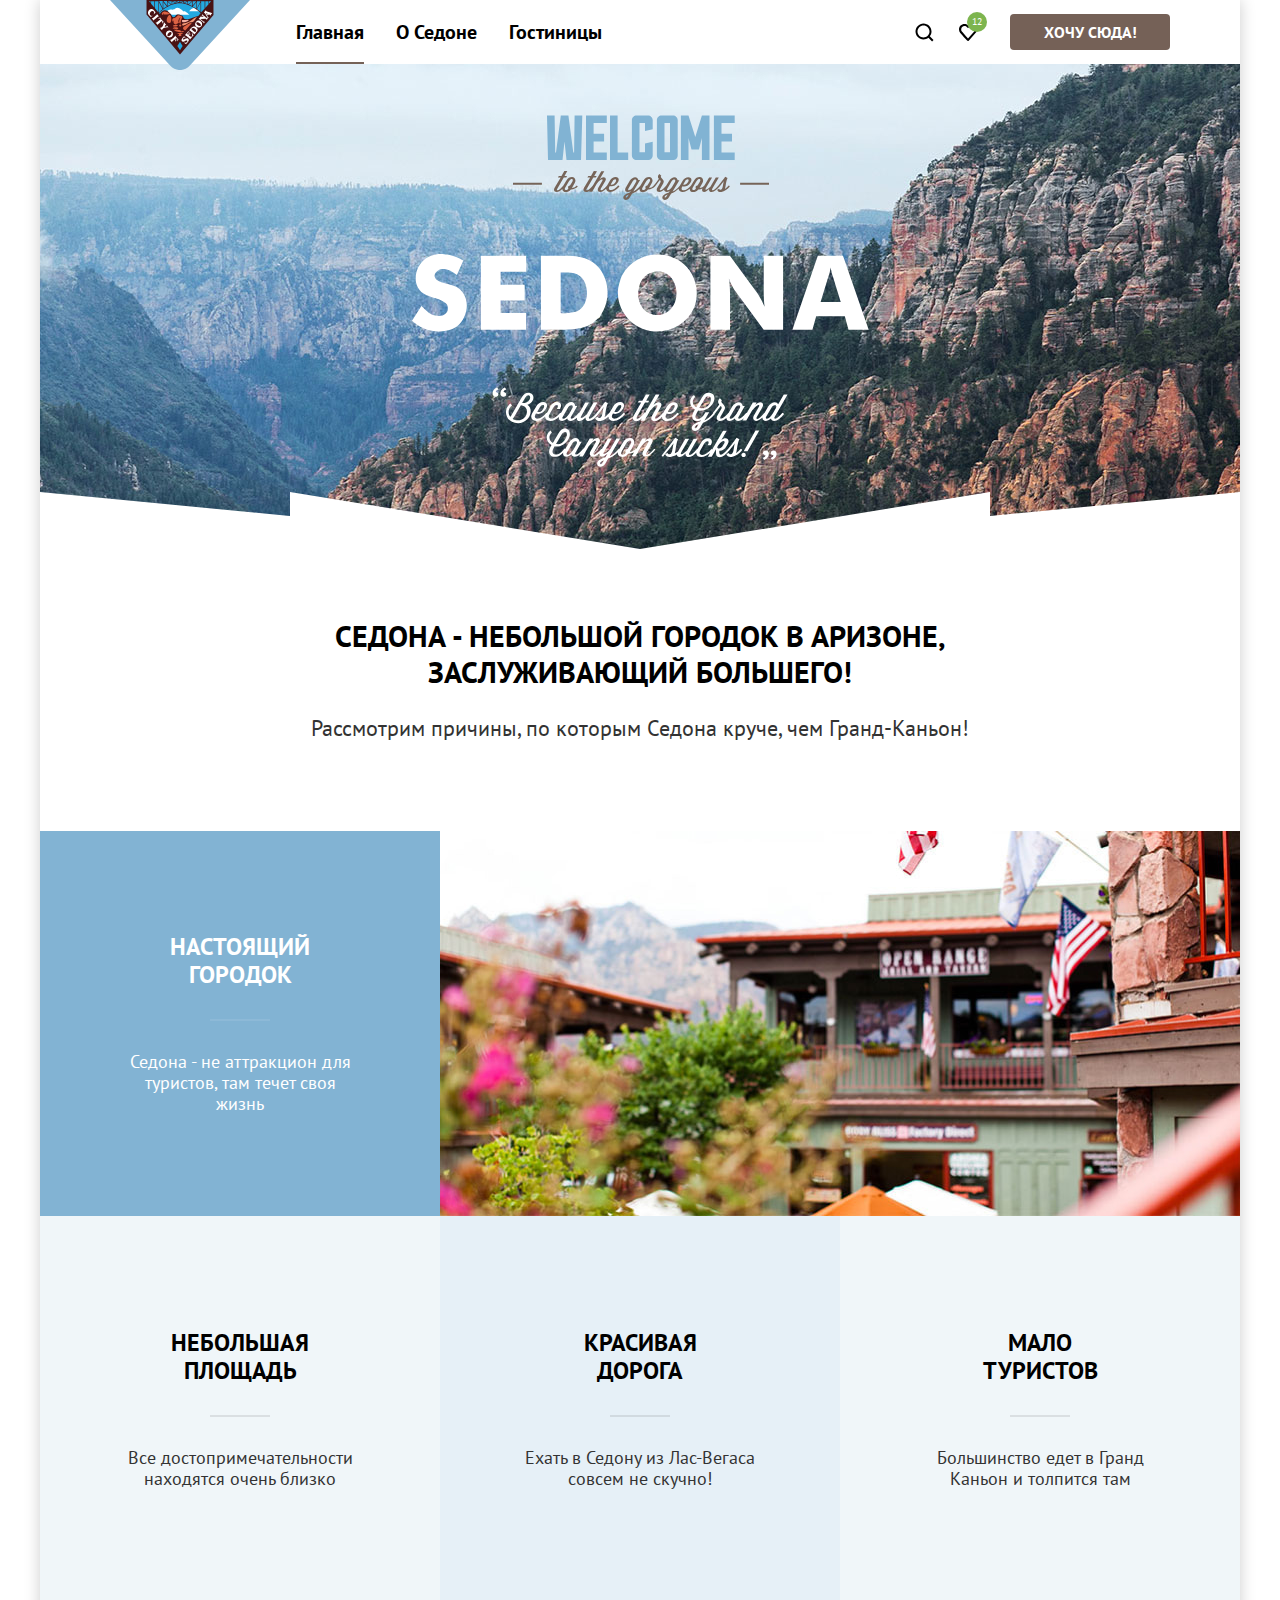
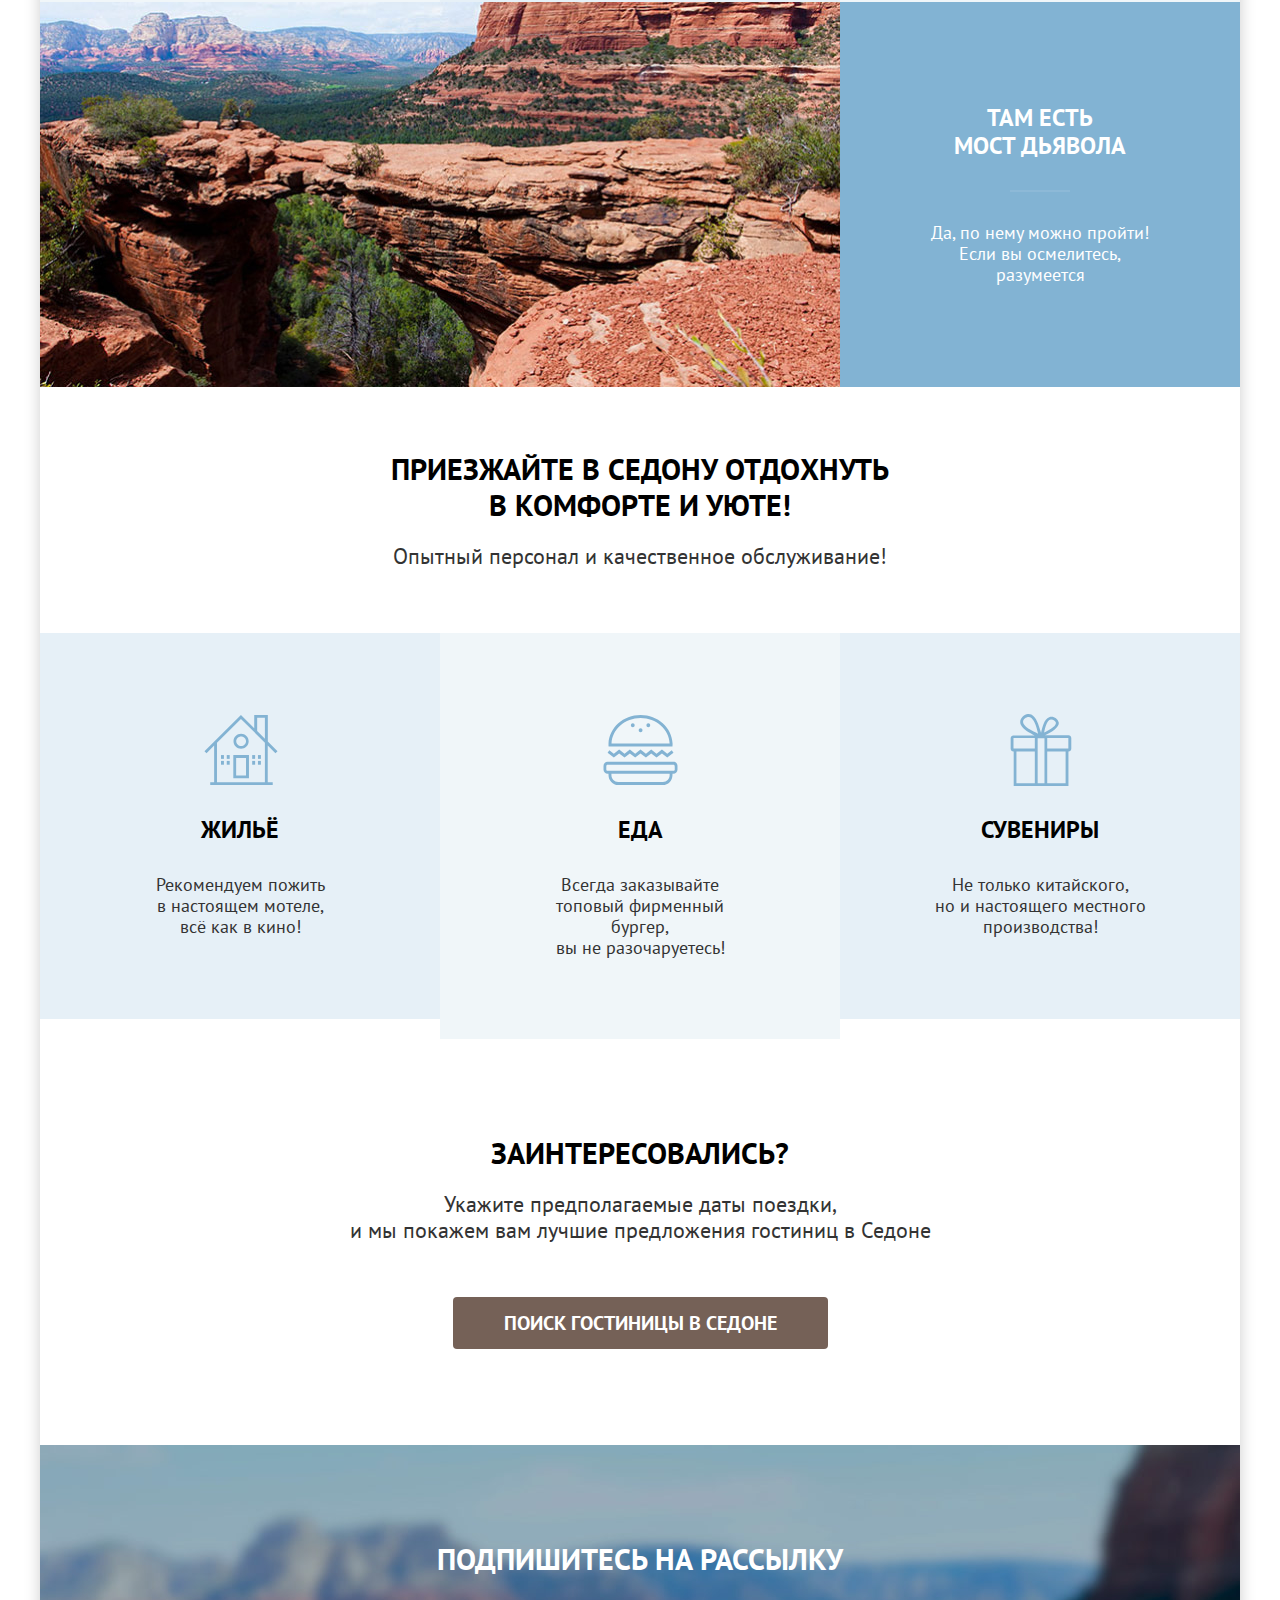
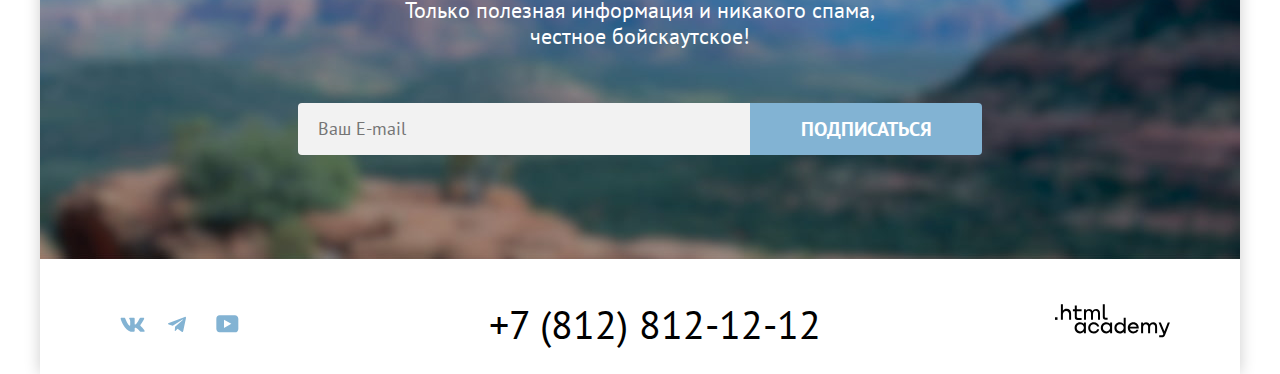
<file: index.html>
<!DOCTYPE html>
<html lang="ru">
   <head>
      <meta charset="utf-8">
      <title>HTML Academy: Седона</title>
      <link rel="stylesheet" href="styles/styles.css">
      <link rel="icon" href="favicon.ico">
      <link rel="icon" type="image/png" href="images/favicon.png">
   </head>
   <body>
      <div class="container">
         <header class="page-header">
            <nav class="navigation">
               <a class="navigation-logo" href="#">
               <img class="page-header-logo" src="images/logos/sedona-logo.svg" width="140" height="70" alt="Логотип">
               </a>
               <ul class="navigation-list">
                  <li class="navigation-item">
                     <a class="navigation-link navigation-link-current" href="#">Главная</a>
                  </li>
                  <li class="navigation-item">
                     <a class="navigation-link" href="#">О Седоне</a>
                  </li>
                  <li class="navigation-item">
                     <a class="navigation-link" href="catalog.html">Гостиницы</a>
                  </li>
               </ul>
               <ul class="navigation-user">
                  <li class="navigation-user-item">
                     <a class="navigation-user-link navigation-user-link-search" href="#">
                     <span class="visually-hidden">Поиск</span>
                     </a>
                  </li>
                  <li class="navigation-user-item">
                     <a class="navigation-user-link navigation-user-link-favorities" href="#">
                     <span class="visually-hidden">Избранное</span>
                     <span class="notification-badge">12</span>
                     </a>
                  </li>
                  <li class="navigation-user-item">
                     <a class="header-button" href="search">Хочу сюда!</a>
                  </li>
               </ul>
            </nav>
         </header>
         <main class="main-container main-index">
            <div class="page-container">
               <h1 class="visually-hidden">SEDONA</h1>
               <div class="main-picture-wrapper">
                  <img class="main-picture" src="images/index-text.svg" width="457" height="352" alt="Welcome to the gorgeos Sedona, because the Grand Canyon sucks!">
               </div>
               <section class="reasons">
                  <p class="reasons-caption">Седона - небольшой городок в Аризоне,<br> заслуживающий большего!</p>
                  <p class="reasons-description">Рассмотрим причины, по которым Седона круче, чем Гранд-Каньон!</p>
               </section>
               <section class="advantages">
                  <h2 class="visually-hidden">Преимущества</h2>
                  <ul class="advantages-list">
                     <li class="advantages-item-with-bg-normal">
                        <div class="blue-bg">
                           <h3 class="advantages-title">Настоящий городок</h3>
                           <p class="advantages-description-white">Седона - не аттракцион для туристов, там течет своя жизнь</p>
                        </div>
                        <img class="advantages-picture" src="images/reasons-photos/reasons-photo-1.jpg" width="800" height="385" alt="Дом на фоне гор">
                     </li>
                     <li class="advantages-item-">
                        <div class="light-blue-bg">
                           <h3 class="advantages-title">Небольшая площадь</h3>
                           <p class="advantages-description">Все достопримечательности находятся очень близко</p>
                        </div>
                     </li>
                     <li class="advantages-item">
                        <div class="medium-blue-bg">
                           <h3 class="advantages-title">Красивая<br>дорога</h3>
                           <p class="advantages-description">Ехать в Седону из Лас-Вегаса совсем не скучно!</p>
                        </div>
                     </li>
                     <li class="advantages-item">
                        <div class="light-blue-bg">
                           <h3 class="advantages-title">Мало<br>туристов</h3>
                           <p class="advantages-description">Большинство едет в Гранд Каньон и толпится там</p>
                        </div>
                     </li>
                     <li class="advantages-item-with-bg">
                        <div class="blue-bg">
                           <h3 class="advantages-title">Там есть<br>мост дьявола</h3>
                           <p class="advantages-description-white">Да, по нему можно пройти! Если вы осмелитесь, разумеется</p>
                        </div>
                        <img class="advantages-picture" src="images/reasons-photos/reasons-photo-2.jpg" width="800" height="385" alt="Горы Седоны">
                     </li>
                  </ul>
               </section>
               <section class="features">
                  <p class="features-caption">Приезжайте в Седону отдохнуть<br>в комфорте и уюте!</p>
                  <p class="features-description">Опытный персонал и качественное обслуживание!</p>
               </section>
               <section class="infrastructure">
                  <h2 class="visually-hidden">Инфраструктура</h2>
                  <ul class="infrastructure-list">
                     <li class="infrastructure-item">
                        <div class="medium-blue-bg">
                           <h3 class="infrastructure-title-housing">Жильё</h3>
                           <p class="infrastructure-description">Рекомендуем пожить в&nbsp;настоящем мотеле, всё&nbsp;как&nbsp;в&nbsp;кино!</p>
                        </div>
                     </li>
                     <li class="infrastructure-item">
                        <div class="light-blue-bg">
                           <h3 class="infrastructure-title-food">Еда</h3>
                           <p class="infrastructure-description">Всегда заказывайте<br>топовый фирменный бургер,<br>вы не разочаруетесь!</p>
                        </div>
                     </li>
                     <li class="infrastructure-item">
                        <div class="medium-blue-bg">
                           <h3 class="infrastructure-title-souvenirs">Сувениры</h3>
                           <p class="infrastructure-description">Не только китайского,<br>но и настоящего местного<br>производства!</p>
                        </div>
                     </li>
                  </ul>
               </section>
               <section class="search">
                  <h2 class="search-title">Заинтересовались?</h2>
                  <p class="search-description">Укажите предполагаемые даты поездки,<br>и мы покажем вам лучшие предложения гостиниц в Седоне</p>
                  <a class="search-button" href="#">Поиск гостиницы в Седоне</a>
               </section>
               <section class="subscribe-with-img">
                  <h2 class="subscribe-title">Подпишитесь на рассылку</h2>
                  <p class="subscribe-description">Только полезная информация и никакого спама,<br>честное бойскаутское!</p>
                  <form class="subscribe-form" action="https://echo.htmlacademy.ru/" method="post">
                     <label class="visually-hidden" for="user-email">Ваш E-mail</label>
                     <input class="subscribe-input" type="email" id="user-email" name="user-email" placeholder="Ваш E-mail" required>
                     <button class="subscribe-button" type="submit">Подписаться</button>
                  </form>
               </section>
            </div>
         </main>
         <footer class="page-footer">
            <ul class="footer-social-list">
               <li class="footer-social-item">
                  <a class="footer-social-link footer-social-link-vk" href="https://vk.com/htmlacademy">
                     <span class="visually-hidden">Вконтакте</span>
                     <svg width="25" height="15" viewBox="0 0 25 15" fill="none" xmlns="http://www.w3.org/2000/svg">
                        <path fill-rule="evenodd" clip-rule="evenodd" d="M24.1164 1.80445C24.2824 1.25845 24.1164 0.856445 23.3214 0.856445H20.6964C20.0284 0.856445 19.7204 1.20345 19.5534 1.58645C19.5534 1.58645 18.2184 4.78245 16.3274 6.85845C15.7154 7.46045 15.4374 7.65145 15.1034 7.65145C14.9364 7.65145 14.6854 7.46045 14.6854 6.91345V1.80445C14.6854 1.14845 14.5014 0.856445 13.9454 0.856445H9.81738C9.40038 0.856445 9.14938 1.16045 9.14938 1.44945C9.14938 2.07045 10.0954 2.21445 10.1924 3.96245V7.76045C10.1924 8.59345 10.0394 8.74444 9.70538 8.74444C8.81538 8.74444 6.65038 5.53345 5.36538 1.85945C5.11638 1.14445 4.86438 0.856445 4.19338 0.856445H1.56638C0.816382 0.856445 0.666382 1.20345 0.666382 1.58645C0.666382 2.26845 1.55638 5.65645 4.81138 10.1374C6.98138 13.1974 10.0364 14.8564 12.8194 14.8564C14.4884 14.8564 14.6944 14.4884 14.6944 13.8534V11.5404C14.6944 10.8034 14.8524 10.6564 15.3814 10.6564C15.7714 10.6564 16.4384 10.8484 17.9964 12.3234C19.7764 14.0724 20.0694 14.8564 21.0714 14.8564H23.6964C24.4464 14.8564 24.8224 14.4884 24.6064 13.7604C24.3684 13.0364 23.5184 11.9854 22.3914 10.7384C21.7794 10.0284 20.8614 9.26345 20.5824 8.88045C20.1934 8.38945 20.3044 8.17044 20.5824 7.73345C20.5824 7.73345 23.7824 3.30745 24.1154 1.80445H24.1164Z"/>
                     </svg>
                  </a>
               </li>
               <li class="footer-social-item">
                  <a class="footer-social-link footer-social-link-tg" href="https://t.me/htmlacademy">
                     <span class="visually-hidden">Telegram</span>
                     <svg width="18" height="16" viewBox="0 0 18 16" fill="none" xmlns="http://www.w3.org/2000/svg">
                        <path d="M16.785 0.955705L0.840489 7.1042C-0.247661 7.54126 -0.241365 8.14828 0.640845 8.41897L4.73445 9.69597L14.2058 3.72014C14.6537 3.44766 15.0629 3.59424 14.7265 3.89281L7.05283 10.8183H7.05103L7.05283 10.8192L6.77045 15.0387C7.18413 15.0387 7.36669 14.8489 7.59871 14.625L9.58705 12.6915L13.7229 15.7464C14.4855 16.1664 15.0332 15.9506 15.2229 15.0405L17.9379 2.2453C18.2158 1.13107 17.5126 0.626562 16.785 0.955705Z"/>
                     </svg>
                  </a>
               </li>
               <li class="footer-social-item">
                  <a class="footer-social-link footer-social-link-youtube" href="https://www.youtube.com/user/htmlacademyru">
                     <span class="visually-hidden">Youtube</span>
                     <svg width="23" height="18" viewBox="0 0 23 18" fill="none" xmlns="http://www.w3.org/2000/svg">
                        <path d="M18.9402 0.356445H3.50738C1.64668 0.356445 0.333252 1.9502 0.333252 3.75645V13.8502C0.333252 15.7627 1.64668 17.3564 3.50738 17.3564H19.1591C20.8009 17.3564 22.3333 15.7627 22.3333 13.9564V3.75645C22.1143 1.9502 20.8009 0.356445 18.9402 0.356445ZM7.99494 12.8939V4.81894L15.3283 8.85645L7.99494 12.8939Z"/>
                     </svg>
                  </a>
               </li>
            </ul>
            <a class="footer-phone" href="tel:+78128121212">+7 (812) 812-12-12</a>
            <a class="footer-navigation-logo" aria-label="логотип" href="https://htmlacademy.ru/">
               <svg width="115" height="34" viewBox="0 0 115 34" fill="none" xmlns="http://www.w3.org/2000/svg">
                  <path d="M0 13.2564V15.8564H2.5V13.2564H0Z" />
                  <path d="M11.6 4.85645C10 4.85645 8.8 5.55645 8 6.55645H7.9V0.356445H5.9V15.8564H7.9V10.5564C7.9 8.45645 9.2 6.95645 11.2 6.95645C13 6.95645 14.1 8.35645 14.1 10.1564V15.8564H16.1V9.75644C16.2 6.75644 14.3 4.85645 11.6 4.85645Z"/>
                  <path d="M26.6 5.15645H21.8V1.45645H19.8V5.25645H17.9V7.25645H19.8V13.2564C19.8 14.9564 20.8 15.9564 22.5 15.9564H26.6V13.9564H22.9C22.2 13.9564 21.8 13.5564 21.8 12.8564V7.15645H26.6V5.15645Z"/>
                  <path d="M41.1 4.95645C39.5 4.95645 38.2 5.75644 37.6 7.05645H37.5C36.9 5.85645 35.7 4.95645 34.1 4.95645C32.7 4.95645 31.6 5.75645 31 6.75645H30.9V5.15645H29V15.7564H31V10.3564C31 8.35645 32 6.85645 33.6 6.85645C35.1 6.85645 36 7.85645 36 9.45645V15.7564H38V10.1564C38 7.75645 39.4 6.85645 40.6 6.85645C42.1 6.85645 43 7.85645 43 9.45645V15.7564H45V9.25644C45.1 6.75644 43.6 4.95645 41.1 4.95645Z"/>
                  <path d="M47.8 13.0564C47.8 14.7564 48.8 15.7564 50.6 15.7564H52.6V13.7564H50.9C50.2 13.7564 49.8 13.3564 49.8 12.6564V0.356445H47.8V13.0564Z"/>
                  <path d="M28.9 20.0564C28 18.9564 26.7 18.2564 25 18.2564C21.9 18.2564 19.6 20.5564 19.6 23.8564C19.6 27.1564 21.9 29.4564 25 29.4564C26.8 29.4564 28 28.6564 28.8 27.5564H28.9V29.1564H30.9V18.5564H28.9V20.0564ZM25.3 27.4564C23.1 27.4564 21.7 25.8564 21.7 23.8564C21.7 21.8564 23.1 20.2564 25.3 20.2564C27.5 20.2564 28.9 21.8564 28.9 23.8564C28.9 25.7564 27.5 27.4564 25.3 27.4564Z"/>
                  <path d="M44.2 22.3564C43.7 19.9564 41.6 18.2564 38.8 18.2564C35.4 18.2564 33.2 20.7564 33.2 23.8564C33.2 26.9564 35.4 29.4564 38.8 29.4564C41.6 29.4564 43.7 27.6564 44.2 25.2564H42.1C41.7 26.5564 40.4 27.5564 38.8 27.5564C36.6 27.5564 35.2 25.9564 35.2 23.9564C35.2 21.9564 36.6 20.3564 38.8 20.3564C40.4 20.3564 41.6 21.3564 42.1 22.5564H44.2V22.3564Z"/>
                  <path d="M55.1 20.0564C54.2 18.9564 52.9 18.2564 51.2 18.2564C48.1 18.2564 45.8 20.5564 45.8 23.8564C45.8 27.1564 48.1 29.4564 51.2 29.4564C53 29.4564 54.2 28.6564 55 27.5564H55.1V29.1564H57.1V18.5564H55.1V20.0564ZM51.5 27.4564C49.3 27.4564 47.9 25.8564 47.9 23.8564C47.9 21.8564 49.3 20.2564 51.5 20.2564C53.7 20.2564 55.1 21.8564 55.1 23.8564C55.1 25.7564 53.6 27.4564 51.5 27.4564Z"/>
                  <path d="M68.7 20.1564C67.8 19.0564 66.5 18.2564 64.8 18.2564C61.7 18.2564 59.4 20.5564 59.4 23.8564C59.4 27.1564 61.6 29.4564 64.8 29.4564C66.5 29.4564 67.8 28.6564 68.6 27.6564H68.7V29.1564H70.7V13.7564H68.7V20.1564ZM65.1 27.4564C62.9 27.4564 61.5 25.8564 61.5 23.8564C61.5 21.8564 62.9 20.2564 65.1 20.2564C67.3 20.2564 68.7 21.8564 68.7 23.8564C68.6 25.8564 67.2 27.4564 65.1 27.4564Z"/>
                  <path d="M78.3 18.2564C75 18.2564 72.8 20.7564 72.8 23.8564C72.8 26.8564 74.9 29.4564 78.3 29.4564C80.8 29.4564 82.8 28.1564 83.5 25.8564H81.4C80.9 26.8564 79.8 27.4564 78.4 27.4564C76.5 27.4564 75.1 26.1564 75 24.5564H83.8C84 20.9564 81.8 18.2564 78.3 18.2564ZM78.3 20.1564C80 20.1564 81.3 21.1564 81.6 22.7564H75.1C75.4 21.2564 76.6 20.1564 78.3 20.1564Z"/>
                  <path d="M98.2 18.2564C96.6 18.2564 95.3 19.0564 94.6 20.2564H94.5C93.9 19.0564 92.7 18.2564 91.1 18.2564C89.7 18.2564 88.6 18.9564 88 20.0564V18.5564H86.1V29.1564H88.1V23.7564C88.1 21.7564 89.1 20.3564 90.7 20.2564C92.2 20.2564 93.1 21.2564 93.1 22.8564V29.1564H95.1V23.5564C95.1 21.1564 96.5 20.2564 97.7 20.2564C99.2 20.2564 100.1 21.2564 100.1 22.8564V29.1564H102.1V22.6564C102.2 20.0564 100.7 18.2564 98.2 18.2564Z"/>
                  <path d="M109.4 27.3564L105.8 18.4564H103.6L108.4 30.0564C108.1 30.9564 107.7 31.2564 106.7 31.2564H104.2V33.2564H106.7C108.5 33.2564 109.5 32.4564 110.2 30.6564L114.9 18.4564H112.8L109.4 27.3564Z"/>
               </svg>
            </a>
         </footer>
         <div class="modal-container modal-container-hidden">
            <div class="modal modal-search">
               <form class="modal-content" action="https://echo.htmlacademy.ru/" method="get">
                  <h2 class="modal-title">Поиск гостиницы в Седоне</h2>
                  <button class="modal-close-button" type="button">
                     <span class="visually-hidden">Закрыть</span>
                     <svg width="52" height="52" viewBox="0 0 52 52" fill="none" xmlns="http://www.w3.org/2000/svg">
                        <path d="M33.4905 20.7829L32.1982 19.4906L26.4905 25.1983L20.7828 19.4906L19.4905 20.7829L25.1982 26.4906L19.4905 32.1983L20.7828 33.4906L26.4905 27.7829L32.1982 33.4906L33.4905 32.1983L27.7828 26.4906L33.4905 20.7829Z" fill="#000"/>
                     </svg>
                  </button>
                  <div class="data-start">
                     <label class="data-start-label" for="start">Дата Заезда:</label>
                     <div class="data-field-wrapper">
                        <input class="start-input" type="text" placeholder="27 апреля 2020" id="start" name="trip-start" value="27 апреля 2020" required>
                        <button class="calendar-button" type="button">
                           <span class="visually-hidden">Календарь</span>
                           <svg width="20" height="20" viewBox="0 0 20 20" fill="none" xmlns="http://www.w3.org/2000/svg">
                              <g opacity="0.3">
                                 <path d="M7.75 12C8.05 12 8.25 11.8 8.25 11.5C8.25 11.2 8.05 11 7.75 11C7.45 11 7.25 11.2 7.25 11.5C7.25 11.8 7.45 12 7.75 12Z"/>
                                 <path d="M17 4H15V2H14V4H6V2H5V4H3C2.4 4 2 4.4 2 5V16C2 16.5 2.4 17 3 17H17C17.5 17 18 16.5 18 16V5C18 4.4 17.5 4 17 4ZM17 16H3V9H17V16ZM3 8V5H5V7H6V5H14V7H15V5H17V8H3Z"/>
                                 <path d="M10 12C10.3 12 10.5 11.8 10.5 11.5C10.5 11.2 10.3 11 10 11C9.7 11 9.5 11.2 9.5 11.5C9.5 11.8 9.7 12 10 12Z"/>
                                 <path d="M12.25 12C12.55 12 12.75 11.8 12.75 11.5C12.75 11.2 12.55 11 12.25 11C11.95 11 11.75 11.2 11.75 11.5C11.75 11.8 11.95 12 12.25 12Z"/>
                                 <path d="M7.75 13C7.45 13 7.25 13.2 7.25 13.5C7.25 13.8 7.45 14 7.75 14C8.05 14 8.25 13.8 8.25 13.5C8.25 13.2 8.05 13 7.75 13Z"/>
                                 <path d="M5.5 12C5.8 12 6 11.8 6 11.5C6 11.2 5.8 11 5.5 11C5.2 11 5 11.2 5 11.5C5 11.8 5.2 12 5.5 12Z"/>
                                 <path d="M5.5 13C5.2 13 5 13.2 5 13.5C5 13.8 5.2 14 5.5 14C5.8 14 6 13.8 6 13.5C6 13.2 5.8 13 5.5 13Z"/>
                                 <path d="M10 13C9.7 13 9.5 13.2 9.5 13.5C9.5 13.8 9.7 14 10 14C10.3 14 10.5 13.8 10.5 13.5C10.5 13.2 10.3 13 10 13Z"/>
                                 <path d="M12.25 13C11.95 13 11.75 13.2 11.75 13.5C11.75 13.8 11.95 14 12.25 14C12.55 14 12.75 13.8 12.75 13.5C12.75 13.2 12.55 13 12.25 13Z"/>
                                 <path d="M14.5 12C14.8 12 15 11.8 15 11.5C15 11.2 14.8 11 14.5 11C14.2 11 14 11.2 14 11.5C14 11.8 14.2 12 14.5 12Z"/>
                                 <path d="M14.5 13C14.2 13 14 13.2 14 13.5C14 13.8 14.2 14 14.5 14C14.8 14 15 13.8 15 13.5C15 13.2 14.8 13 14.5 13Z"/>
                              </g>
                           </svg>
                        </button>
                     </div>
                     <div class="data-field-message-start">Мы не можем отправить вас в прошлое.</div>
                  </div>
                  <div class="data-end">
                     <label class="data-end-label" for="end">Дата Выезда:</label>
                     <div class="data-field-wrapper">
                        <input class="end-input" type="text" placeholder="1 сентября 2023" id="end" name="trip-end" value="1 сентября 2023" required>
                        <button class="calendar-button" type="button">
                           <span class="visually-hidden">Календарь</span>
                           <svg width="20" height="20" viewBox="0 0 20 20" fill="none" xmlns="http://www.w3.org/2000/svg">
                              <g opacity="0.3">
                                 <path d="M7.75 12C8.05 12 8.25 11.8 8.25 11.5C8.25 11.2 8.05 11 7.75 11C7.45 11 7.25 11.2 7.25 11.5C7.25 11.8 7.45 12 7.75 12Z"/>
                                 <path d="M17 4H15V2H14V4H6V2H5V4H3C2.4 4 2 4.4 2 5V16C2 16.5 2.4 17 3 17H17C17.5 17 18 16.5 18 16V5C18 4.4 17.5 4 17 4ZM17 16H3V9H17V16ZM3 8V5H5V7H6V5H14V7H15V5H17V8H3Z"/>
                                 <path d="M10 12C10.3 12 10.5 11.8 10.5 11.5C10.5 11.2 10.3 11 10 11C9.7 11 9.5 11.2 9.5 11.5C9.5 11.8 9.7 12 10 12Z"/>
                                 <path d="M12.25 12C12.55 12 12.75 11.8 12.75 11.5C12.75 11.2 12.55 11 12.25 11C11.95 11 11.75 11.2 11.75 11.5C11.75 11.8 11.95 12 12.25 12Z"/>
                                 <path d="M7.75 13C7.45 13 7.25 13.2 7.25 13.5C7.25 13.8 7.45 14 7.75 14C8.05 14 8.25 13.8 8.25 13.5C8.25 13.2 8.05 13 7.75 13Z"/>
                                 <path d="M5.5 12C5.8 12 6 11.8 6 11.5C6 11.2 5.8 11 5.5 11C5.2 11 5 11.2 5 11.5C5 11.8 5.2 12 5.5 12Z"/>
                                 <path d="M5.5 13C5.2 13 5 13.2 5 13.5C5 13.8 5.2 14 5.5 14C5.8 14 6 13.8 6 13.5C6 13.2 5.8 13 5.5 13Z"/>
                                 <path d="M10 13C9.7 13 9.5 13.2 9.5 13.5C9.5 13.8 9.7 14 10 14C10.3 14 10.5 13.8 10.5 13.5C10.5 13.2 10.3 13 10 13Z"/>
                                 <path d="M12.25 13C11.95 13 11.75 13.2 11.75 13.5C11.75 13.8 11.95 14 12.25 14C12.55 14 12.75 13.8 12.75 13.5C12.75 13.2 12.55 13 12.25 13Z"/>
                                 <path d="M14.5 12C14.8 12 15 11.8 15 11.5C15 11.2 14.8 11 14.5 11C14.2 11 14 11.2 14 11.5C14 11.8 14.2 12 14.5 12Z"/>
                                 <path d="M14.5 13C14.2 13 14 13.2 14 13.5C14 13.8 14.2 14 14.5 14C14.8 14 15 13.8 15 13.5C15 13.2 14.8 13 14.5 13Z"/>
                              </g>
                           </svg>
                        </button>
                     </div>
                     <div class="data-field-message-end">На эти даты есть свободные номера. Пока есть.</div>
                  </div>
                  <div class="amount">
                     <div class="amount-people">
                        <label class="amount-people-adult" for="adult">Взрослые:</label>
                        <div class="amount-field-wrapper">
                           <input class="adult-input" type="number" id="adult" value="2" required>
                           <button class="plus" type="button">
                              <svg width="20" height="20" viewBox="0 0 20 20" fill="none" xmlns="http://www.w3.org/2000/svg">
                                 <path d="M17 9H11V3H9V9H3V11H9V17H11V11H17V9Z"/>
                              </svg>
                           </button>
                           <button class="minus" type="button">
                              <svg width="20" height="20" viewBox="0 0 20 20" fill="none" xmlns="http://www.w3.org/2000/svg">
                                 <path d="M3 9V11H17V9H3Z"/>
                              </svg>
                           </button>
                        </div>
                     </div>
                     <div class="amount-people">
                        <label class="amount-people-children" for="children">Дети:</label>
                        <div class="hint">
                           <button class="hint-button" aria-label="информация" type="button">
                              <svg width="26" height="26" viewBox="0 0 26 26" fill="none" xmlns="http://www.w3.org/2000/svg">
                                 <circle cx="13" cy="13" r="13" fill="#83B3D3"/>
                                 <path fill-rule="evenodd" clip-rule="evenodd" d="M12 7H14V9H12V7ZM14 19H12V10H14V19Z" fill="white"/>
                              </svg>
                           </button>
                           <div class="hint-text">Укажите количество детей, которые будут с вами, возраст которых от 6 до 18 лет. Дети до 6 лет размещаются бесплатно.</div>
                        </div>
                        <div class="amount-field-wrapper">
                           <input class="children-input" type="number" value="2" id="children" required>
                           <button class="plus" aria-label="добавить" type="button">
                              <svg width="20" height="20" viewBox="0 0 20 20" fill="none" xmlns="http://www.w3.org/2000/svg">
                                 <path d="M17 9H11V3H9V9H3V11H9V17H11V11H17V9Z"/>
                              </svg>
                           </button>
                           <button class="minus" aria-label="убавить" type="button">
                              <svg width="20" height="20" viewBox="0 0 20 20" fill="none" xmlns="http://www.w3.org/2000/svg">
                                 <path d="M3 9V11H17V9H3Z"/>
                              </svg>
                           </button>
                        </div>
                     </div>
                  </div>
                  <button class="search-modal-button" type="submit">Найти</button>
               </form>
            </div>
         </div>
      </div>
   </body>
</html>
</file>
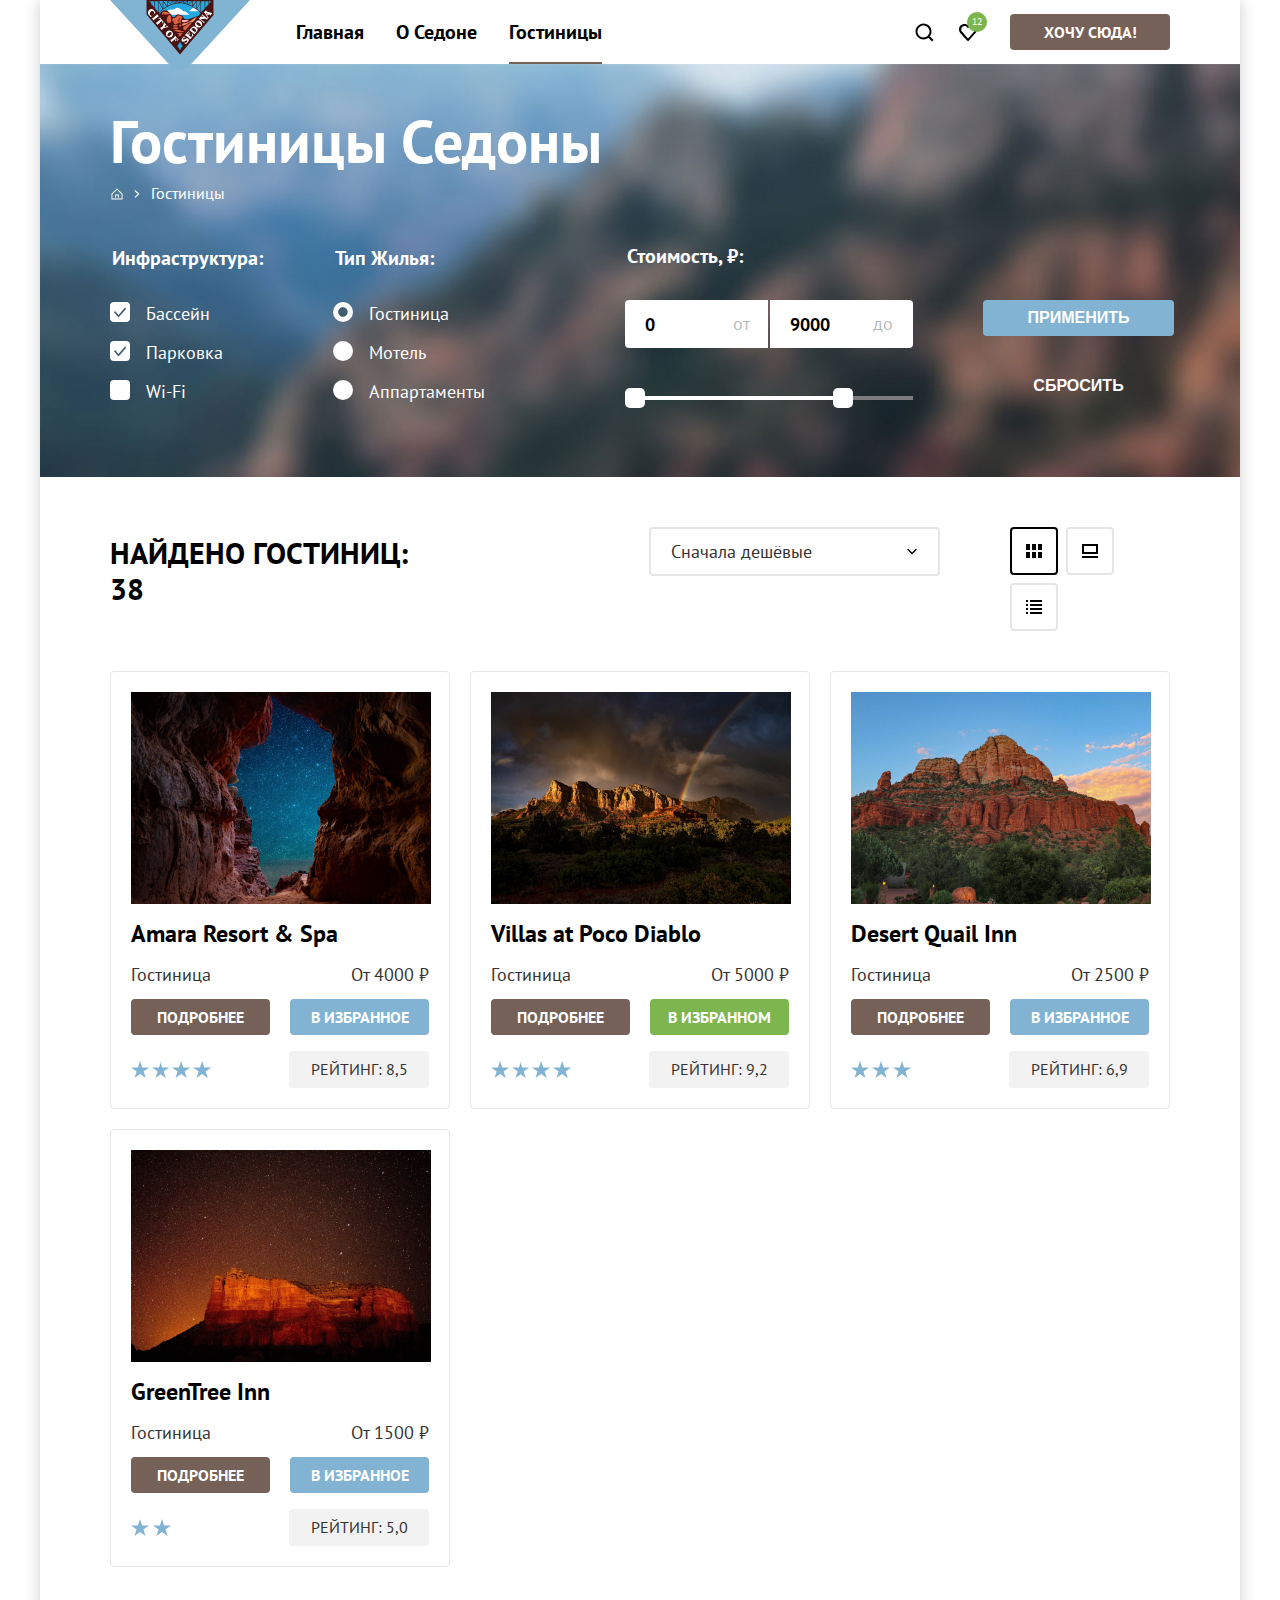
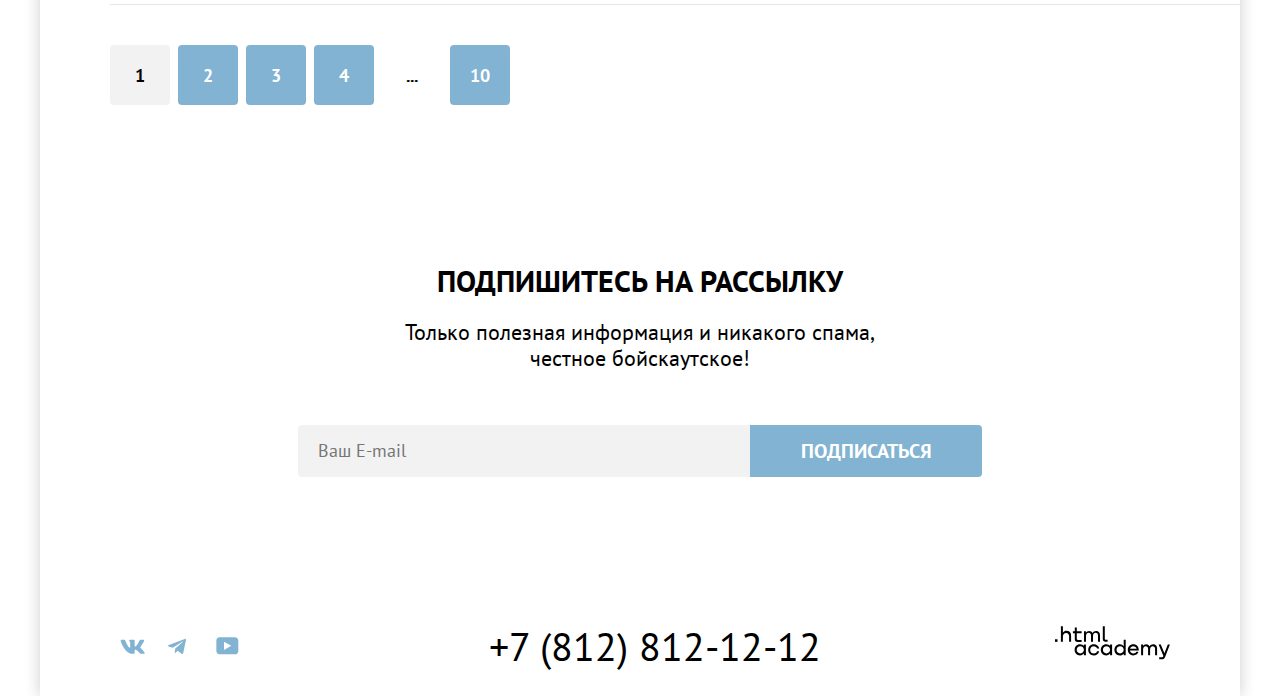
<file: catalog.html>
<!DOCTYPE html>
<html lang="ru">
   <head>
      <meta charset="utf-8">
      <title>HTML Academy: Седона</title>
      <link rel="stylesheet" href="styles/styles.css">
      <link rel="icon" href="favicon.ico">
      <link rel="icon" type="image/png" href="images/favicon.png">
   </head>
   <body>
      <div class="inner-container">
         <header class="page-header">
            <nav class="navigation">
               <a class="navigation-logo" href="index.html">
               <img class="page-header-logo" src="images/logos/sedona-logo.svg" width="140" height="70" alt="Логотип">
               </a>
               <ul class="navigation-list">
                  <li class="navigation-item">
                     <a class="navigation-link" href="index.html">Главная</a>
                  </li>
                  <li class="navigation-item">
                     <a class="navigation-link" href="#">О Седоне</a>
                  </li>
                  <li class="navigation-item">
                     <a class="navigation-link navigation-link-current-inner" href="catalog.html">Гостиницы</a>
                  </li>
               </ul>
               <ul class="navigation-user">
                  <li class="navigation-user-item">
                     <a class="navigation-user-link navigation-user-link-search" href="#">
                     <span class="visually-hidden">Поиск</span>
                     </a>
                  </li>
                  <li class="navigation-user-item">
                     <a class="navigation-user-link navigation-user-link-favorities" href="#">
                     <span class="visually-hidden">Избранное</span>
                     <span class="notification-badge">12</span>
                     </a>
                  </li>
                  <li class="navigation-user">
                     <a class="header-button" href="search">Хочу сюда!</a>
                  </li>
               </ul>
            </nav>
         </header>
         <main class="main-container main-inner">
            <div class="page-container">
               <div class="conditions">
                  <h1 class="inner-title">Гостиницы Седоны</h1>
                  <ol class="breadcrumbs">
                     <li class="breadcrumbs-item">
                        <a class="breadcrumbs-link-main" href="index.html">
                        <span class="visually-hidden">Главная</span>
                        </a>
                     </li>
                     <li class="breadcrumbs-item">
                        <a class="breadcrumbs-link" href="#">Гостиницы</a>
                     </li>
                  </ol>
                  <section class="filters">
                     <h2 class="visually-hidden">Фильтры</h2>
                     <form class="catalog-filters" action="https://echo.htmlacademy.ru/" method="get">
                        <fieldset class="catalog-filters-group-infrastructure">
                           <legend class="catalog-filters-title">Инфраструктура:</legend>
                           <ul class="catalog-filters-list">
                              <li class="catalog-filters-item">
                                 <label class="control">
                                 <input class="control-input visually-hidden" type="checkbox" name="pool" checked>
                                 <span class="checkbox-mark"></span>
                                 Бассейн
                                 </label>
                              </li>
                              <li class="catalog-filters-item">
                                 <label class="control">
                                 <input class="control-input visually-hidden" type="checkbox" name="parking" checked>
                                 <span class="checkbox-mark"></span>
                                 Парковка
                                 </label>
                              </li>
                              <li class="catalog-filters-item">
                                 <label class="control">
                                 <input class="control-input visually-hidden" type="checkbox" name="wi-fi">
                                 <span class="checkbox-mark"></span>
                                 Wi-Fi
                                 </label>
                              </li>
                           </ul>
                        </fieldset>
                        <fieldset class="catalog-filters-group-housing">
                           <legend class="catalog-filters-title">Тип Жилья:</legend>
                           <ul class="catalog-filters-list">
                              <li class="catalog-filters-item">
                                 <label class="control">
                                 <input class="control-input visually-hidden" type="radio" name="housing-type"  value="hotel" checked>
                                 <span class="checkbox-mark-2"></span>
                                 Гостиница
                                 </label>
                              </li>
                              <li class="catalog-filters-item">
                                 <label class="control">
                                 <input class="control-input visually-hidden" type="radio" name="housing-type" value="motel">
                                 <span class="checkbox-mark-2"></span>
                                 Мотель
                                 </label>
                              </li>
                              <li class="catalog-filters-item">
                                 <label class="control">
                                 <input class="control-input visually-hidden" type="radio" name="housing-type" value="appartaments">
                                 <span class="checkbox-mark-2"></span>
                                 Аппартаменты
                                 </label>
                              </li>
                           </ul>
                        </fieldset>
                        <fieldset class="catalog-filters-group-price">
                           <legend class="catalog-filters-title">Стоимость, ₽:</legend>
                           <div class="range-control">
                              <label class="filter-range-control"><input class="interval-input-from" type="number" name="min-interval" value="0" required><span class="interval">от</span></label>
                              <label class="filter-range-control"><input class="interval-input-before" type="number" name="max-interval" value="9000" required><span class="interval">до</span></label>
                           </div>
                           <div class="range-line">
                              <div class="line">
                                 <button class="filter-range-handle-min" type="button">
                                 <span class="visually-hidden">Управление нижней границей стоимости</span>
                                 </button>
                                 <button class="range-toggle toggle-max" type="button">
                                 <span class="visually-hidden">Управление верхней границей стоимости</span>
                                 </button>
                              </div>
                           </div>
                        </fieldset>
                        <div class="catalog-filters-buttons">
                           <button class="catalog-filters-submit" type="submit">Применить</button>
                           <button class="catalog-filters-reset" type="reset">Сбросить</button>
                        </div>
                     </form>
                  </section>
               </div>
            </div>
            <section class="catalog-products">
               <div class="catalog-results">
                  <h2 class="catalog-products-title">Найдено гостиниц: <span>38</span></h2>
                  <select class="select-control" aria-label="Сортировка">
                     <option value="cheap">Сначала дешёвые</option>
                     <option value="popular">Сначала популярные</option>
                     <option value="expensive">Сначала дорогие</option>
                  </select>
                  <ul class="view-buttons">
                     <li class="view-buttons-item">
                        <a class="view-buttons-tile" href="#">
                        <span class="visually-hidden">Показать плиткой</span>
                        </a>
                     </li>
                     <li class="view-buttons-item">
                        <a class="view-buttons-card" href="#">
                        <span class="visually-hidden">Показать карточками</span>
                        </a>
                     </li>
                     <li class="view-buttons-item">
                        <a class="view-buttons-list" href="#">
                        <span class="visually-hidden">Показать списком</span>
                        </a>
                     </li>
                  </ul>
               </div>
               <ul class="product-list">
                  <li class="product-card">
                     <a class="product-card-link" href="#">
                        <img class="product-card-image" src="images/hotels-photos/hotel-1.jpg" width="300" height="212" alt="Звездное небо и горы">
                        <h3 class="product-card-title">Amara Resort & Spa</h3>
                     </a>
                     <div class="type-price">
                        <p class="product-card-type">Гостиница</p>
                        <p class="product-card-price">От 4000 ₽</p>
                     </div>
                     <div class="product-button">
                        <a class="product-card-button" href="#">Подробнее</a>
                        <a class="add-favorite-button" href="#">В избранное</a>
                     </div>
                     <div class="product-rating">
                        <p class="product-card-stars product-card-stars-4"><span class="visually-hidden">4 звезды</span></p>
                        <p class="product-card-rating">Рейтинг: <span>8,5</span></p>
                     </div>
                  </li>
                  <li class="product-card">
                     <a class="product-card-link" href="#">
                        <img class="product-card-image" src="images/hotels-photos/hotel-2.jpg" width="300" height="212" alt="Горы и радуга">
                        <h3 class="product-card-title">Villas at Poco Diablo</h3>
                     </a>
                     <div class="type-price">
                        <p class="product-card-type">Гостиница</p>
                        <p class="product-card-price">От 5000 ₽</p>
                     </div>
                     <div class="product-button">
                        <a class="product-card-button" href="#">Подробнее</a>
                        <a class="favorite-button" href="#">В избранном</a>
                     </div>
                     <div class="product-rating">
                        <p class="product-card-stars product-card-stars-4"><span class="visually-hidden">4 звезды</span></p>
                        <p class="product-card-rating">Рейтинг: <span>9,2</span></p>
                     </div>
                  </li>
                  <li class="product-card">
                     <a class="product-card-link" href="#">
                        <img class="product-card-image" src="images/hotels-photos/hotel-3.jpg" width="300" height="212" alt="Горы на закате">
                        <h3 class="product-card-title">Desert Quail Inn</h3>
                     </a>
                     <div class="type-price">
                        <p class="product-card-type">Гостиница</p>
                        <p class="product-card-price">От 2500 ₽</p>
                     </div>
                     <div class="product-button">
                        <a class="product-card-button" href="#">Подробнее</a>
                        <a class="add-favorite-button" href="#">В избранное</a>
                     </div>
                     <div class="product-rating">
                        <p class="product-card-stars product-card-stars-3"><span class="visually-hidden">3 звезды</span></p>
                        <p class="product-card-rating">Рейтинг: <span>6,9</span></p>
                     </div>
                  </li>
                  <li class="product-card">
                     <a class="product-card-link" href="#">
                        <img class="product-card-image" src="images/hotels-photos/hotel-4.jpg" width="300" height="212" alt="Горы на фоне ночного неба">
                        <h3 class="product-card-title">GreenTree Inn</h3>
                     </a>
                     <div class="type-price">
                        <p class="product-card-type">Гостиница</p>
                        <p class="product-card-price">От 1500 ₽</p>
                     </div>
                     <div class="product-button">
                        <a class="product-card-button" href="#">Подробнее</a>
                        <a class="add-favorite-button" href="#">В избранное</a>
                     </div>
                     <div class="product-rating">
                        <p class="product-card-stars product-card-stars-2"><span class="visually-hidden">2 звезды</span></p>
                        <p class="product-card-rating">Рейтинг: <span>5,0</span></p>
                     </div>
                  </li>
               </ul>
               <ul class="pagination">
                  <li class="pagination-item">
                     <a class="pagination-link pagination-current" href="#">1</a>
                  </li>
                  <li class="pagination-item">
                     <a class="pagination-link pagination-with-hover" href="#">2</a>
                  </li>
                  <li class="pagination-item">
                     <a class="pagination-link pagination-with-hover" href="#">3</a>
                  </li>
                  <li class="pagination-item">
                     <a class="pagination-link pagination-with-hover" href="#">4</a>
                  </li>
                  <li class="pagination-item">
                     <span class="pagination-link pagination-text">...</span>
                  </li>
                  <li class="pagination-item">
                     <a class="pagination-link pagination-with-hover" href="#">10</a>
                  </li>
               </ul>
            </section>
            <section class="subscribe-no-img">
               <h2 class="subscribe-title">Подпишитесь на рассылку</h2>
               <p class="subscribe-description">Только полезная информация и никакого спама,<br>честное бойскаутское!</p>
               <form class="subscribe-form" action="https://echo.htmlacademy.ru/" method="post">
                  <label class="visually-hidden" for="user-email">Ваш E-mail</label>
                  <input class="subscribe-input" type="email" id="user-email" name="user-email" placeholder="Ваш E-mail" required>
                  <button class="subscribe-button" type="submit">Подписаться</button>
               </form>
            </section>
         </main>
         <footer class="page-footer">
            <ul class="footer-social-list">
               <li class="footer-social-item">
                  <a class="footer-social-link footer-social-link-vk" href="https://vk.com/htmlacademy">
                     <span class="visually-hidden">Вконтакте</span>
                     <svg width="25" height="15" viewBox="0 0 25 15" fill="none" xmlns="http://www.w3.org/2000/svg">
                        <path fill-rule="evenodd" clip-rule="evenodd" d="M24.1164 1.80445C24.2824 1.25845 24.1164 0.856445 23.3214 0.856445H20.6964C20.0284 0.856445 19.7204 1.20345 19.5534 1.58645C19.5534 1.58645 18.2184 4.78245 16.3274 6.85845C15.7154 7.46045 15.4374 7.65145 15.1034 7.65145C14.9364 7.65145 14.6854 7.46045 14.6854 6.91345V1.80445C14.6854 1.14845 14.5014 0.856445 13.9454 0.856445H9.81738C9.40038 0.856445 9.14938 1.16045 9.14938 1.44945C9.14938 2.07045 10.0954 2.21445 10.1924 3.96245V7.76045C10.1924 8.59345 10.0394 8.74444 9.70538 8.74444C8.81538 8.74444 6.65038 5.53345 5.36538 1.85945C5.11638 1.14445 4.86438 0.856445 4.19338 0.856445H1.56638C0.816382 0.856445 0.666382 1.20345 0.666382 1.58645C0.666382 2.26845 1.55638 5.65645 4.81138 10.1374C6.98138 13.1974 10.0364 14.8564 12.8194 14.8564C14.4884 14.8564 14.6944 14.4884 14.6944 13.8534V11.5404C14.6944 10.8034 14.8524 10.6564 15.3814 10.6564C15.7714 10.6564 16.4384 10.8484 17.9964 12.3234C19.7764 14.0724 20.0694 14.8564 21.0714 14.8564H23.6964C24.4464 14.8564 24.8224 14.4884 24.6064 13.7604C24.3684 13.0364 23.5184 11.9854 22.3914 10.7384C21.7794 10.0284 20.8614 9.26345 20.5824 8.88045C20.1934 8.38945 20.3044 8.17044 20.5824 7.73345C20.5824 7.73345 23.7824 3.30745 24.1154 1.80445H24.1164Z"/>
                     </svg>
                  </a>
               </li>
               <li class="footer-social-item">
                  <a class="footer-social-link footer-social-link-tg" href="https://t.me/htmlacademy">
                     <span class="visually-hidden">Telegram</span>
                     <svg width="18" height="16" viewBox="0 0 18 16" fill="none" xmlns="http://www.w3.org/2000/svg">
                        <path d="M16.785 0.955705L0.840489 7.1042C-0.247661 7.54126 -0.241365 8.14828 0.640845 8.41897L4.73445 9.69597L14.2058 3.72014C14.6537 3.44766 15.0629 3.59424 14.7265 3.89281L7.05283 10.8183H7.05103L7.05283 10.8192L6.77045 15.0387C7.18413 15.0387 7.36669 14.8489 7.59871 14.625L9.58705 12.6915L13.7229 15.7464C14.4855 16.1664 15.0332 15.9506 15.2229 15.0405L17.9379 2.2453C18.2158 1.13107 17.5126 0.626562 16.785 0.955705Z"/>
                     </svg>
                  </a>
               </li>
               <li class="footer-social-item">
                  <a class="footer-social-link footer-social-link-youtube" href="https://www.youtube.com/user/htmlacademyru">
                     <span class="visually-hidden">Youtube</span>
                     <svg width="23" height="18" viewBox="0 0 23 18" fill="none" xmlns="http://www.w3.org/2000/svg">
                        <path d="M18.9402 0.356445H3.50738C1.64668 0.356445 0.333252 1.9502 0.333252 3.75645V13.8502C0.333252 15.7627 1.64668 17.3564 3.50738 17.3564H19.1591C20.8009 17.3564 22.3333 15.7627 22.3333 13.9564V3.75645C22.1143 1.9502 20.8009 0.356445 18.9402 0.356445ZM7.99494 12.8939V4.81894L15.3283 8.85645L7.99494 12.8939Z"/>
                     </svg>
                  </a>
               </li>
            </ul>
            <a class="footer-phone" href="tel:+78128121212">+7 (812) 812-12-12</a>
            <a class="footer-navigation-logo" href="https://htmlacademy.ru/" aria-label="логотип">
               <svg width="115" height="34" viewBox="0 0 115 34" fill="none" xmlns="http://www.w3.org/2000/svg">
                  <path d="M0 13.2564V15.8564H2.5V13.2564H0Z" />
                  <path d="M11.6 4.85645C10 4.85645 8.8 5.55645 8 6.55645H7.9V0.356445H5.9V15.8564H7.9V10.5564C7.9 8.45645 9.2 6.95645 11.2 6.95645C13 6.95645 14.1 8.35645 14.1 10.1564V15.8564H16.1V9.75644C16.2 6.75644 14.3 4.85645 11.6 4.85645Z"/>
                  <path d="M26.6 5.15645H21.8V1.45645H19.8V5.25645H17.9V7.25645H19.8V13.2564C19.8 14.9564 20.8 15.9564 22.5 15.9564H26.6V13.9564H22.9C22.2 13.9564 21.8 13.5564 21.8 12.8564V7.15645H26.6V5.15645Z"/>
                  <path d="M41.1 4.95645C39.5 4.95645 38.2 5.75644 37.6 7.05645H37.5C36.9 5.85645 35.7 4.95645 34.1 4.95645C32.7 4.95645 31.6 5.75645 31 6.75645H30.9V5.15645H29V15.7564H31V10.3564C31 8.35645 32 6.85645 33.6 6.85645C35.1 6.85645 36 7.85645 36 9.45645V15.7564H38V10.1564C38 7.75645 39.4 6.85645 40.6 6.85645C42.1 6.85645 43 7.85645 43 9.45645V15.7564H45V9.25644C45.1 6.75644 43.6 4.95645 41.1 4.95645Z"/>
                  <path d="M47.8 13.0564C47.8 14.7564 48.8 15.7564 50.6 15.7564H52.6V13.7564H50.9C50.2 13.7564 49.8 13.3564 49.8 12.6564V0.356445H47.8V13.0564Z"/>
                  <path d="M28.9 20.0564C28 18.9564 26.7 18.2564 25 18.2564C21.9 18.2564 19.6 20.5564 19.6 23.8564C19.6 27.1564 21.9 29.4564 25 29.4564C26.8 29.4564 28 28.6564 28.8 27.5564H28.9V29.1564H30.9V18.5564H28.9V20.0564ZM25.3 27.4564C23.1 27.4564 21.7 25.8564 21.7 23.8564C21.7 21.8564 23.1 20.2564 25.3 20.2564C27.5 20.2564 28.9 21.8564 28.9 23.8564C28.9 25.7564 27.5 27.4564 25.3 27.4564Z"/>
                  <path d="M44.2 22.3564C43.7 19.9564 41.6 18.2564 38.8 18.2564C35.4 18.2564 33.2 20.7564 33.2 23.8564C33.2 26.9564 35.4 29.4564 38.8 29.4564C41.6 29.4564 43.7 27.6564 44.2 25.2564H42.1C41.7 26.5564 40.4 27.5564 38.8 27.5564C36.6 27.5564 35.2 25.9564 35.2 23.9564C35.2 21.9564 36.6 20.3564 38.8 20.3564C40.4 20.3564 41.6 21.3564 42.1 22.5564H44.2V22.3564Z"/>
                  <path d="M55.1 20.0564C54.2 18.9564 52.9 18.2564 51.2 18.2564C48.1 18.2564 45.8 20.5564 45.8 23.8564C45.8 27.1564 48.1 29.4564 51.2 29.4564C53 29.4564 54.2 28.6564 55 27.5564H55.1V29.1564H57.1V18.5564H55.1V20.0564ZM51.5 27.4564C49.3 27.4564 47.9 25.8564 47.9 23.8564C47.9 21.8564 49.3 20.2564 51.5 20.2564C53.7 20.2564 55.1 21.8564 55.1 23.8564C55.1 25.7564 53.6 27.4564 51.5 27.4564Z"/>
                  <path d="M68.7 20.1564C67.8 19.0564 66.5 18.2564 64.8 18.2564C61.7 18.2564 59.4 20.5564 59.4 23.8564C59.4 27.1564 61.6 29.4564 64.8 29.4564C66.5 29.4564 67.8 28.6564 68.6 27.6564H68.7V29.1564H70.7V13.7564H68.7V20.1564ZM65.1 27.4564C62.9 27.4564 61.5 25.8564 61.5 23.8564C61.5 21.8564 62.9 20.2564 65.1 20.2564C67.3 20.2564 68.7 21.8564 68.7 23.8564C68.6 25.8564 67.2 27.4564 65.1 27.4564Z"/>
                  <path d="M78.3 18.2564C75 18.2564 72.8 20.7564 72.8 23.8564C72.8 26.8564 74.9 29.4564 78.3 29.4564C80.8 29.4564 82.8 28.1564 83.5 25.8564H81.4C80.9 26.8564 79.8 27.4564 78.4 27.4564C76.5 27.4564 75.1 26.1564 75 24.5564H83.8C84 20.9564 81.8 18.2564 78.3 18.2564ZM78.3 20.1564C80 20.1564 81.3 21.1564 81.6 22.7564H75.1C75.4 21.2564 76.6 20.1564 78.3 20.1564Z"/>
                  <path d="M98.2 18.2564C96.6 18.2564 95.3 19.0564 94.6 20.2564H94.5C93.9 19.0564 92.7 18.2564 91.1 18.2564C89.7 18.2564 88.6 18.9564 88 20.0564V18.5564H86.1V29.1564H88.1V23.7564C88.1 21.7564 89.1 20.3564 90.7 20.2564C92.2 20.2564 93.1 21.2564 93.1 22.8564V29.1564H95.1V23.5564C95.1 21.1564 96.5 20.2564 97.7 20.2564C99.2 20.2564 100.1 21.2564 100.1 22.8564V29.1564H102.1V22.6564C102.2 20.0564 100.7 18.2564 98.2 18.2564Z"/>
                  <path d="M109.4 27.3564L105.8 18.4564H103.6L108.4 30.0564C108.1 30.9564 107.7 31.2564 106.7 31.2564H104.2V33.2564H106.7C108.5 33.2564 109.5 32.4564 110.2 30.6564L114.9 18.4564H112.8L109.4 27.3564Z"/>
               </svg>
            </a>
         </footer>
      </div>
   </body>
</html>
</file>
<file: styles/styles.css>
@font-face {
  font-family: "PT Sans";
  font-style: normal;
  font-weight: 400;
  src: url("../fonts/ptsans-400.woff2") format("woff2");
  font-display: swap;
}

@font-face {
  font-family: "PT Sans";
  font-style: normal;
  font-weight: 700;
  src: url("../fonts/ptsans-700.woff2") format("woff2");
  font-display: swap;
}

*,
*::before,
*::after {
  box-sizing: border-box;
}

body {
  font-family: "PT Sans", Arial, sans-serif;
  font-size: 18px;
  line-height: 21px;
  color: black;
  background-color: #ffffff;
  margin: 0 auto;
  display: flex;
  flex-direction: column;
  min-height: 100%;
  width: 1200px;
}

.page-header {
  background-color: #ffffff;
  color: #000000;
  width: 1200px;
  padding: 0 70px;
  position: relative;
  z-index: 1;
}

.navigation-link {
  font-size: 20px;
  line-height: 24px;
  color: inherit;
  text-decoration: none;
  font-weight: bold;
  text-align: center;
  display: block;
  padding: 20px 16px;
  flex-wrap: wrap;
  position: relative;
}

.navigation-user-link {
  min-width: 44px;
  min-height: 64px;
}

.main-index {
  color: #000000;
}

.main-picture-wrapper {
  background-image: url("../images/index-background.jpg");
  background-size: 100% auto;
  background-repeat: no-repeat;
  padding-top: 51px;
  padding-bottom: 82px;
  position: relative;
  background-color: #494248;
}

.main-picture-wrapper::before {
  content: "";
  position: absolute;
  left: 0;
  bottom: 0;
  width: 100%;
  height: 57px;
  background-image: url("../images/vector-main.svg");
}

.reasons {
  text-align: center;
  padding: 69px 0;
  background-color: #ffffff;
}

.reasons-caption {
  padding: 0;
  margin: 0;
  font-weight: bold;
  font-size: 30px;
  line-height: 36px;
  color: #000000;
  text-transform: uppercase;
  margin-bottom: 25px;
}

.reasons-description {
  padding: 0;
  margin: 0;
  font-weight: normal;
  font-size: 22px;
  line-height: 26px;
  color: #333333;
}

.advantages {
  text-align: center;
  list-style-type: none;
  margin-top: 21px;
}

.blue-bg {
  background-color: #82b3d3;
  width: 400px;
  min-height: 385px;
  padding: 102px 85px;
}

.blue-bg h3 {
  margin: 0;
  padding: 0;
  color: #ffffff;
  font-size: 24px;
  line-height: 28px;
  text-transform: uppercase;
  font-weight: bold;
  padding-bottom: 30px;
  text-align: center;
}

.blue-bg p {
  margin: 0;
  padding: 0;
  color: #ffffff;
  font-size: 18px;
  line-height: 21px;
  font-weight: normal;
  text-align: center;
}

.light-blue-bg {
  background-color: #f0f6f9;
  width: 400px;
  min-height: 386px;
  padding: 113px 85px;
}

.light-blue-bg h3 {
  color: #000000;
  font-size: 24px;
  line-height: 28px;
  text-transform: uppercase;
  font-weight: bold;
  margin: 0;
  margin-bottom: 30px;
}

.light-blue-bg p {
  color: #333333;
  font-size: 18px;
  line-height: 21px;
  font-weight: normal;
  margin: 0;
  padding: 0;
}

.medium-blue-bg {
  background-color: #e6f0f7;
  width: 400px;
  min-height: 386px;
  padding: 113px 85px;
}

.medium-blue-bg h3 {
  color: #000000;
  font-size: 24px;
  line-height: 28px;
  text-transform: uppercase;
  font-weight: bold;
  padding: 0;
  margin: 0;
  margin-bottom: 30px;
}

.medium-blue-bg p {
  color: #333333;
  font-size: 18px;
  line-height: 21px;
  font-weight: normal;
  padding: 0;
  margin: 0;
}

.features {
  text-align: center;
  margin: 64px 0;
}

.features-caption {
  font-weight: bold;
  font-size: 30px;
  line-height: 36px;
  color: #000000;
  text-transform: uppercase;
  padding: 0;
  margin: 0;
  margin-bottom: 20px;
}

.features-description {
  font-weight: normal;
  font-size: 22px;
  line-height: 26px;
  color: #333333;
  padding: 0;
  margin: 0;
}

.infrastructure-item {
  text-align: center;
  width: 400px;
  list-style-type: none;
}

.medium-blue-bg h4 {
  color: #000000;
  font-size: 24px;
  line-height: 28px;
  text-transform: uppercase;
  font-weight: bold;
  padding: 0;
  margin: 0;
  margin-bottom: 30px;
}

.light-blue-bg h4 {
  color: #000000;
  font-size: 24px;
  line-height: 28px;
  text-transform: uppercase;
  font-weight: bold;
  padding: 0;
  margin: 0;
  margin-bottom: 30px;
}

.search {
  padding: 96px 0;
}

.search-title {
  font-weight: bold;
  font-size: 30px;
  line-height: 36px;
  color: #000000;
  text-align: center;
  margin: 0;
  padding: 0;
  margin-bottom: 20px;
  text-transform: uppercase;
}

.search-description {
  font-weight: normal;
  font-size: 22px;
  line-height: 26px;
  color: #333333;
  text-align: center;
  margin: 0;
  padding: 0;
  margin-bottom: 54px;
}

.search-button {
  width: 375px;
  display: block;
  margin: 0 auto;
  padding: 8px;
  background-color: #756157;
  color: #ffffff;
  text-transform: uppercase;
  border-radius: 4px;
  text-decoration: none;
  font-size: 20px;
  line-height: 36px;
  font-weight: bold;
  text-align: center;
}

.subscribe-with-img {
  background-image: url("../images/subscribe-photo.jpg");
  background-color: #273842;
  width: 1200px;
  min-height: 414px;
  padding: 96px 258px 104px 258px;
  background-size: cover;
}

.subscribe-with-img h2 {
  font-weight: bold;
  font-size: 30px;
  line-height: 36px;
  color: #ffffff;
  text-align: center;
  margin: 0;
  padding: 0;
  margin-bottom: 20px;
  text-transform: uppercase;
}

.subscribe-with-img p {
  font-weight: normal;
  font-size: 22px;
  line-height: 26px;
  color: #ffffff;
  text-align: center;
  margin: 0;
  padding: 0;
  margin-bottom: 54px;
}

.page-footer {
  text-align: center;
  padding: 45px 70px 30px 70px;
  justify-content: space-between;
  display: flex;
  width: 1200px;
}

.footer-phone {
  font-weight: normal;
  font-size: 40px;
  line-height: 40px;
  color: #000000;
  text-decoration: none;
  max-width: 335px;
  margin-left: -10px;
}

.conditions {
  background-image: url("../images/catalog-main.jpg");
  background-color: #49494a;
  width: 1200px;
  min-height: 412px;
  padding: 35px 70px 58px 70px;
  background-size: cover;
}

.inner-title {
  font-size: 60px;
  line-height: 68px;
  color: #ffffff;
  font-weight: bold;
  padding: 0;
  margin: 0;
  margin-bottom: 8px;
  margin-top: 8px;
}

.breadcrumbs {
  display: flex;
  flex-wrap: wrap;
  list-style-type: none;
  padding: 0;
  margin: 0;
  margin-right: 0 auto;
  margin-bottom: 40px;
  align-items: center;
}

.breadcrumbs-link {
  font-size: 16px;
  line-height: 21px;
  color: #ffffff;
  font-weight: normal;
  text-decoration: none;
}

.catalog-filters-title {
  font-size: 20px;
  line-height: 24px;
  color: #ffffff;
  font-weight: bold;
  margin-bottom: 32px;
}

.catalog-filters-item {
  font-size: 18px;
  line-height: 23px;
  color: #ffffff;
  font-weight: normal;
}

.catalog-products-title {
  font-size: 30px;
  line-height: 36px;
  font-weight: bold;
  color: #000000;
  margin: 0;
  padding: 0;
  text-transform: uppercase;
  margin-right: 200px;
  min-width: 338px;
  margin-top: 8px;
}

.select-control {
  font-size: 18px;
  line-height: 21px;
  font-weight: normal;
  color: #333333;
  width: 292px;
  height: 49px;
  margin-right: 70px;
  font-family: "PT Sans", Arial, sans-serif;
  padding-left: 20px;
  border: solid #e5e5e5 2px;
  border-radius: 4px;
  appearance: none;
  background: url("../images/arrows/arrow-down.svg");
  background-repeat: no-repeat;
  background-position: right 20px center;
  background-size: 12px 7px;
  display: block;
  position: relative;
}

.view-buttons-tile {
  background-image: url("../images/view-icons/view-icon-tile.svg");
  background-repeat: no-repeat;
  background-position: center;
  background-size: 16px 14px;
  width: 48px;
  height: 48px;
  display: block;
  position: relative;
  border: solid #000000 2px;
  border-radius: 4px;
}

.view-buttons-card {
  background-image: url("../images/view-icons/view-icon-card.svg");
  background-repeat: no-repeat;
  background-position: center;
  background-size: 16px 14px;
  width: 48px;
  height: 48px;
  display: block;
  position: relative;
  border: solid #e5e5e5 2px;
  border-radius: 4px;
}

.view-buttons-list {
  background-image: url("../images/view-icons/view-icon-list.svg");
  background-repeat: no-repeat;
  background-position: center;
  background-size: 16px 14px;
  width: 48px;
  height: 48px;
  display: block;
  position: relative;
  border: solid #e5e5e5 2px;
  border-radius: 4px;
}

.product-card {
  border: #e6e6e6 solid 1px;
  padding: 20px;
  width: 340px;
  min-height: 438px;
  border-radius: 4px;
}

.product-card-title {
  margin: 0;
  padding: 0;
  margin-bottom: 16px;
  margin-top: 16px;
  font-family: inherit;
  font-size: 24px;
  line-height: 28px;
  font-weight: bold;
}

.product-card-image {
  display: block;
  padding: 0;
  margin: 0;
}

.product-card-type {
  padding: 0;
  margin: 0;
}

.product-card-price {
  margin: 0;
  padding: 0;
}

.product-card-link {
  font-size: 24px;
  line-height: 28px;
  color: #000000;
  font-weight: bold;
  text-decoration: none;
  padding: 0;
  margin: 0;
}

.type-price {
  font-size: 18px;
  line-height: 21px;
  color: #333333;
  font-weight: normal;
  display: flex;
  margin-bottom: 14px;
  justify-content: space-between;
}

.subscribe-no-img {
  margin: 0;
  padding: 158px 258px 104px 258px;
}

.subscribe-no-img h2 {
  font-weight: bold;
  font-size: 30px;
  line-height: 36px;
  color: #000000;
  text-align: center;
  padding: 0;
  margin: 0;
  margin-bottom: 20px;
  text-transform: uppercase;
}

.subscribe-no-img .subscribe-description {
  font-weight: normal;
  font-size: 22px;
  line-height: 26px;
  color: #000000;
  text-align: center;
  padding: 0;
  margin: 0;
  margin-bottom: 54px;
}

.subscribe-form {
  display: grid;
  grid-template-columns: 452px 232px;
  gap: 0;
}

.subscribe-form-name {
  margin: 0;
  padding: 0;
}

.subscribe-button {
  margin: 0;
  padding: 0;
  min-height: 52px;
  background-color: #82b3d3;
  color: #ffffff;
  text-decoration: none;
  text-transform: uppercase;
  font-weight: bold;
  font-size: 20px;
  line-height: 36px;
  border-radius: 0 4px 4px 0;
  border-style: none;
  font-family: "PT Sans", Arial, sans-serif;
}

.container {
  margin: 0 auto;
  width: 1200px;
  box-shadow: 0 0 15px 0 rgba(0, 0, 0, 0.2);
}

html {
  height: 100%;
}

.main-container {
  flex-grow: 1;
}

.navigation {
  display: flex;
  flex-wrap: wrap;
}

.navigation-list {
  margin: 0;
  padding: 0;
  width: 440px;
  min-height: 64px;
  list-style-type: none;
  display: flex;
  flex-wrap: wrap;
}

.navigation-user {
  list-style-type: none;
  display: flex;
  margin-left: auto;
  margin: 0 0 0 auto;
  align-items: center;
}

.navigation-logo {
  max-width: 140px;
  margin-right: 30px;
  margin-bottom: -6px;
}

.page-container {
  width: 1200px;
  margin: 0 auto;
}

.main-picture {
  display: block;
  margin: 0 auto;
}

.advantages-list {
  margin: 0;
  padding: 0;
  display: flex;
  flex-wrap: wrap;
  list-style-type: none;
}

.advantages-item-with-bg {
  width: 1200px;
  display: flex;
  flex-direction: row-reverse;
}

.advantages-item-with-bg-normal {
  width: 1200px;
  display: flex;
}

.advantages-item {
  width: 400px;
}

.advantages-item-no-bg {
  display: flex;
}

.infrastructure-list {
  margin: 0;
  padding: 0;
  display: flex;
  flex-wrap: wrap;
}

.footer-social-list {
  display: flex;
  margin-left: 70px;
  flex-wrap: wrap;
  list-style-type: none;
  margin: 0;
  padding: 0;
  align-items: center;
  padding-left: 10px;
}

.footer-navigation-logo {
  max-width: 115px;
}

.catalog-filters {
  display: flex;
  list-style-type: none;
}

.catalog-results {
  display: flex;
  margin: 50px 70px 40px 70px;
}

.product-list {
  margin: 0;
  padding: 0;
  display: flex;
  flex-wrap: wrap;
  gap: 20px;
  list-style-type: none;
  align-items: flex-start;
}

.pagination {
  display: flex;
  list-style-type: none;
  gap: 8px;
  margin: 0;
  padding: 40px 0 0 0;
  margin-left: 70px;
  text-align: center;
  border-top: #e6e6e6 solid 1px;
  margin-top: 37px;
  flex-wrap: wrap;
}

.product-list {
  display: flex;
  flex-wrap: wrap;
  padding: 0 70px;
}

.inner-container {
  display: flex;
  width: 1200px;
  flex-direction: column;
  box-shadow: 0 0 15px 0 rgba(0, 0, 0, 0.2);
}

.visually-hidden {
  position: absolute;
  width: 1px;
  height: 1px;
  margin: -1px;
  padding: 0;
  border: 0;
  clip: rect(0 0 0 0);
  overflow: hidden;
}

.advantages-title {
  margin-bottom: 62px;
}

.infrastructure-item .medium-blue-bg {
  padding: 81px 85px;
}

.infrastructure-item .light-blue-bg {
  padding: 81px 85px;
}

.catalog-filters-list {
  list-style-type: none;
  padding: 0;
  margin: 0;
}

.view-buttons {
  list-style-type: none;
  margin: 0;
  padding: 0;
  display: flex;
  gap: 8px;
  flex-wrap: wrap;
  max-width: 160px;
}

.catalog-filters-group-infrastructure {
  border: none;
  margin: 0;
  padding: 0;
  width: 150px;
  margin-right: 68px;
  margin-top: 2px;
}

.catalog-filters-group-housing {
  border: none;
  margin: 0;
  padding: 0;
  width: 150px;
  margin-right: 140px;
  margin-top: 2px;
}

.catalog-filters-group-price {
  border: none;
  margin: 0;
  padding: 0;
  width: 288px;
}

.catalog-filters-buttons {
  display: block;
  margin-top: 56px;
  margin-left: 70px;
}

.navigation-user-link-search {
  background-image: url("../images/header-icons/search-icon.svg");
  background-repeat: no-repeat;
  background-position: center;
  background-size: 20px 20px;
  width: 44px;
  height: 64px;
  display: block;
}

.navigation-user-link-favorities {
  background-image: url("../images/header-icons/heart.svg");
  background-repeat: no-repeat;
  background-position: center;
  background-size: 20px 20px;
  width: 44px;
  height: 64px;
  display: block;
  position: relative;
}

.notification-badge {
  position: absolute;
  width: 20px;
  height: 20px;
  background-color: #7db54f;
  color: #ffffff;
  font-size: 10px;
  line-height: 10px;
  border-radius: 100%;
  display: flex;
  align-items: center;
  justify-content: center;
  top: 12px;
  right: 3px;
}

.page-header-logo {
  display: block;
}

.advantages-description::before {
  content: "";
  display: block;
  width: 60px;
  height: 2px;
  background: rgba(0, 0, 0, 0.3);
  margin: 0 auto 30px;
  opacity: 0.3;
}

.advantages-description-white::before {
  content: "";
  display: block;
  width: 60px;
  height: 2px;
  background: rgba(255, 255, 255, 0.3);
  margin: 0 auto 30px;
  opacity: 0.3;
}

.advantages-item-no-bg .advantages-description::before {
  content: "";
  display: block;
  width: 60px;
  height: 2px;
  background: #000000;
  margin: 0 auto 30px;
  opacity: 0.3;
}

.header-button {
  width: 160px;
  min-height: 36px;
  background-color: #756157;
  color: #ffffff;
  text-decoration: none;
  font-family: inherit;
  font-size: 16px;
  line-height: 20px;
  text-transform: uppercase;
  display: block;
  padding: 8px;
  border-radius: 4px;
  font-weight: bold;
  margin-left: 20px;
  text-align: center;
}

.infrastructure-title-housing::before {
  content: "";
  width: 75px;
  height: 72px;
  margin: 0 auto 30px;
  background-image: url("../images/advantage-icons/advantage-icon-housing.svg");
  display: block;
  background-size: 75px 72px;
}

.infrastructure-title-food::before {
  content: "";
  width: 75px;
  height: 72px;
  margin: 0 auto 30px;
  background-image: url("../images/advantage-icons/advantage-icon-food.svg");
  display: block;
  background-size: 75px 72px;
}

.infrastructure-title-souvenirs::before {
  content: "";
  width: 75px;
  height: 72px;
  margin: 0 auto 30px;
  background-image: url("../images/advantage-icons/advantage-icon-souvenirs.svg");
  display: block;
  background-size: 75px 72px;
}

.footer-social-link {
  background-repeat: no-repeat;
  background-position: center;
  background-size: 24px 17px;
  width: 48px;
  height: 40px;
  display: flex;
  position: relative;
  align-items: center;
}

.breadcrumbs-link-main {
  background-image: url("../images/home-icon.svg");
  background-repeat: no-repeat;
  background-position: center;
  background-size: 12px 12px;
  width: 13px;
  height: 15px;
  display: block;
  position: relative;
}

.breadcrumbs-item + .breadcrumbs-item::before {
  content: "";
  width: 8px;
  height: 20px;
  background-image: url("../images/breadcrumbs.svg");
  margin-right: 10px;
  display: block;
  background-size: 6px 20px;
  background-repeat: no-repeat;
  background-position: center;
  margin-left: 10px;
}

.breadcrumbs-item {
  display: flex;
  align-items: center;
}

.catalog-filters-submit {
  width: 191px;
  height: 36px;
  background-color: #82b3d3;
  color: #ffffff;
  text-decoration: none;
  font-size: 16px;
  line-height: 20px;
  text-transform: uppercase;
  display: block;
  border-radius: 4px;
  font-weight: bold;
  border-style: none;
  margin-bottom: 32px;
}

.catalog-filters-reset {
  width: 191px;
  height: 36px;
  color: #ffffff;
  text-decoration: none;
  font-size: 16px;
  line-height: 20px;
  text-transform: uppercase;
  display: block;
  border-radius: 4px;
  font-weight: bold;
  border-style: none;
  background: none;
}

.product-card-button {
  width: 140px;
  min-height: 36px;
  background-color: #756157;
  color: #ffffff;
  text-decoration: none;
  font-size: 16px;
  line-height: 20px;
  text-transform: uppercase;
  display: block;
  border-radius: 4px;
  font-weight: bold;
  border-style: none;
  padding: 8px;
  text-align: center;
}

.add-favorite-button {
  width: 140px;
  min-height: 36px;
  background-color: #82b3d3;
  color: #ffffff;
  text-decoration: none;
  font-size: 16px;
  line-height: 20px;
  text-transform: uppercase;
  display: block;
  border-radius: 4px;
  font-weight: bold;
  border-style: none;
  padding: 8px;
  text-align: center;
}

.favorite-button {
  width: 140px;
  min-height: 36px;
  background-color: #7db54f;
  color: #ffffff;
  text-decoration: none;
  font-size: 16px;
  line-height: 20px;
  text-transform: uppercase;
  display: block;
  border-radius: 4px;
  font-weight: bold;
  border-style: none;
  padding: 8px;
  text-align: center;
}

.product-button {
  display: flex;
  flex-direction: row;
  gap: 20px;
}

.product-card-rating {
  width: 140px;
  min-height: 37px;
  background-color: #f2f2f2;
  color: #333333;
  text-decoration: none;
  font-size: 16px;
  line-height: 20px;
  text-transform: uppercase;
  display: block;
  border-radius: 4px;
  font-weight: normal;
  border-style: none;
  padding: 8px;
  text-align: center;
  margin: 0;
}

.product-rating {
  display: flex;
  flex-direction: row;
  gap: 20px;
  margin-top: 16px;
  justify-content: space-between;
}

.product-card-stars {
  background-image: url("../images/star.svg");
  background-repeat: space no-repeat;
  background-position: left center;
  background-size: 18px 17px;
  width: 140px;
  height: 37px;
  display: block;
  position: relative;
  margin-right: 6px;
  margin: 0;
  padding: 0;
}

.product-card-stars-4 {
  width: 80px;
}

.product-card-stars-3 {
  width: 60px;
}

.product-card-stars-2 {
  width: 40px;
}

.checkbox-mark {
  width: 20px;
  height: 20px;
  border-radius: 4px;
  background-color: #ffffff;
  display: block;
  margin-right: 16px;
}

.control-input:checked + .checkbox-mark::before {
  content: "";
  background-image: url("../images/tick.svg");
  width: 20px;
  height: 20px;
  display: block;
  background-size: 20px 20px;
  background-repeat: no-repeat;
  background-position: center;
}

.control {
  display: flex;
  margin-bottom: 16px;
}

.checkbox-mark-2 {
  width: 20px;
  height: 20px;
  border-radius: 100%;
  background-color: #ffffff;
  display: block;
  margin-right: 16px;
}

.control-input:checked + .checkbox-mark-2::before {
  content: "";
  background-image: url("../images/tick-2.svg");
  width: 20px;
  height: 20px;
  display: block;
  background-size: 20px 20px;
  background-repeat: no-repeat;
  background-position: center;
}

.range-control {
  display: flex;
}

.interval {
  position: absolute;
  right: 0;
  top: 12px;
  font-family: "PT Sans", Arial, sans-serif;
  font-size: 18px;
  line-height: 24px;
  margin-right: 20px;
  color: rgba(0, 0, 0, 0.3);
}

.filter-range-control {
  position: relative;
}

.interval-input-from {
  width: 143px;
  height: 48px;
  border-radius: 4px 0 0 4px;
  border-style: none;
  margin-right: 2px;
  padding-left: 20px;
  font-family: "PT Sans", Arial, sans-serif;
  font-size: 18px;
  line-height: 24px;
  font-weight: bold;
  color: #000000;
}

.interval-input-before {
  width: 143px;
  height: 48px;
  border-radius: 0 4px 4px 0;
  border-style: none;
  padding-left: 20px;
  font-family: "PT Sans", Arial, sans-serif;
  font-size: 18px;
  line-height: 24px;
  font-weight: bold;
  color: #000000;
}

.range-line {
  position: relative;
  margin-top: 48px;
}

.line {
  width: 100%;
  height: 4px;
  background: #7c7c7c;
  position: relative;
}

.line::before {
  content: "";
  position: absolute;
  left: 0;
  top: 0;
  height: 100%;
  width: 210px;
  background: #ffffff;
}

.filter-range-handle-min {
  position: absolute;
  width: 20px;
  height: 20px;
  border-radius: 5px;
  left: 0;
  border-style: none;
  background-color: #ffffff;
  top: -8px;
}

.toggle-max {
  position: absolute;
  width: 20px;
  height: 20px;
  border-radius: 5px;
  left: 208px;
  border-style: none;
  background-color: #ffffff;
  top: -8px;
}

.pagination-link {
  display: flex;
  width: 60px;
  height: 60px;
  background: #82b3d3;
  color: #ffffff;
  align-items: center;
  justify-content: center;
  text-decoration: none;
  border-radius: 4px;
  font-weight: bold;
}

.pagination-text {
  background: #ffffff;
  color: #000000;
}

.pagination-current {
  background: #f2f2f2;
  color: #000000;
}

.navigation-link-current::before {
  position: absolute;
  right: 16px;
  left: 16px;
  bottom: 0;
  height: 2px;
  background-color: #756257;
  content: "";
  width: 68px;
}

.navigation-link-current-inner::before {
  position: absolute;
  right: 16px;
  left: 16px;
  bottom: 0;
  height: 2px;
  background-color: #756257;
  content: "";
  width: 93px;
}

.header-button:hover {
  background-color: #615048;
}

.header-button:disabled {
  background-color: #e5e5e5;
}

.header-button {
  background-color: #756157;
}

.header-button:active {
  background-color: #756157;
  color: rgba(255, 255, 255, 0.3);
}

.search-button:hover {
  background-color: #615048;
}

.search-button:disabled {
  background-color: #e5e5e5;
}

.search-button {
  background-color: #756157;
}

.search-button:active {
  background-color: #756157;
  color: rgba(255, 255, 255, 0.3);
}

.footer-phone:hover {
  color: #756157;
}

.footer-phone:active {
  color: #756157;
  opacity: 0.3;
}

.footer-phone {
  color: #000000;
}

.catalog-filters-submit {
  background-color: #82b3d3;
}

.catalog-filters-submit:hover {
  background-color: #68a2ca;
}

.catalog-filters-submit:active {
  background-color: #82b3d3;
  color: rgba(255, 255, 255, 0.3);
}

.catalog-filters-submit:disabled {
  background-color: #e5e5e5;
}

.catalog-filters-reset:active {
  color: #ffffff;
  opacity: 0.3;
}

.catalog-filters-reset:focus {
  outline: solid 3px #82b3d3;
}

.catalog-filters-reset:hover {
  color: rgba(255, 255, 255, 0.6);
}

.catalog-filters-reset:disabled {
  color: #ffffff;
  opacity: 0.1;
}

.select-control:hover {
  border: 2px solid #68a2ca;
}

.select-control {
  border: 2px solid #e5e5e5;
}

.select-control:disabled {
  border: 2px solid rgba(0, 0, 0, 0.3);
  color: rgba(0, 0, 0, 0.3);
}

.view-buttons-tile:hover {
  border: 2px solid #000000;
}

.view-buttons-tile:default {
  border: 2px solid #e5e5e5;
}

.view-buttons-tile:focus {
  border: 2px solid #68a2ca;
}

.view-buttons-tile:active {
  border: 2px solid #000000;
}

.view-buttons-card:hover {
  border: 2px solid #000000;
}

.view-buttons-card:default {
  border: 2px solid #e5e5e5;
}

.view-buttons-card:focus {
  border: 2px solid #68a2ca;
}

.view-buttons-card:active {
  border: 2px solid #000000;
}

.view-buttons-list:hover {
  border: 2px solid #000000;
}

.view-buttons-list:default {
  border: 2px solid #e5e5e5;
}

.view-buttons-list:focus {
  border: 2px solid #68a2ca;
}

.view-buttons-list:active {
  border: 2px solid #000000;
}

.product-card-button:default {
  background-color: #756157;
}

.product-card-button:hover {
  background-color: #615048;
}

.product-card-button:focus {
  background-color: #615048;
}

.product-card-button:disabled {
  background-color: #e5e5e5;
}

.product-card-button:active {
  background-color: #756157;
  color: rgba(255, 255, 255, 0.3);
}

.add-favorite-button:default {
  background-color: #82b3d3;
}

.add-favorite-button:hover {
  background-color: #68a2ca;
}

.add-favorite-button:focus {
  background-color: #68a2ca;
}

.add-favorite-button:active {
  background-color: #82b3d3;
  color: rgba(255, 255, 255, 0.3);
}

.add-favorite-button:disabled {
  background-color: #e5e5e5;
}

.favorite-button:default {
  background-color: #7db54f;
}

.favorite-button:hover {
  background-color: #6c9e42;
}

.favorite-button:focus {
  background-color: #6c9e42;
}

.favorite-button:active {
  background-color: #7db54f;
  color: rgba(255, 255, 255, 0.3);
}

.favorite-button:disabled {
  background-color: #e5e5e5;
}

.pagination-with-hover:hover {
  background-color: #68a2ca;
  border: 1px solid #82b3d3;
}

.pagination-with-hover:default {
  background-color: #82b3d3;
}

.pagination-with-hover:focus {
  background-color: #68a2ca;
  border: 1px solid #82b3d3;
}

.pagination-with-hover:active {
  background-color: #82b3d3;
  color: rgba(255, 255, 255, 0.3);
}

.pagination-link-current:hover {
  background-color: #f2f2f2;
}

.subscribe-input {
  padding-left: 20px;
  border-style: none;
  border-radius: 4px 0 0 4px;
  background-color: #f2f2f2;
  font-family: "PT Sans", Arial, sans-serif;
  font-size: 18px;
  line-height: 24px;
  color: #000000;
  font-weight: normal;
}

.subscribe-button:hover {
  background-color: #68a2ca;
}

.subscribe-button:active {
  background-color: #82b3d3;
  color: rgba(255, 255, 255, 0.3);
}

.subscribe-button:disabled {
  background-color: #e5e5e5;
}

.footer-social-link svg {
  fill: #83b3d3;
}

.footer-social-link:hover svg {
  fill: #68a2ca;
}

.footer-social-link:active svg {
  fill: #68a2ca;
  opacity: 0.3;
}

.footer-navigation-logo svg {
  fill: #000000;
}

.footer-navigation-logo:hover svg {
  fill: #756157;
}

.footer-navigation-logo:active svg {
  fill: #756157;
  opacity: 0.3;
}

.breadcrumbs-link:hover {
  opacity: 0.6;
}

.breadcrumbs-link:active {
  opacity: 0.3;
}

.control:hover {
  opacity: 0.6;
}

.control-input:focus + .checkbox-mark {
  outline: solid 3px #83b3d3;
}

.control:active {
  opacity: 0.3;
}

.control-input:focus + .checkbox-mark-2 {
  outline: solid 3px #83b3d3;
}

.interval-input-from:focus {
  outline: 3px solid #82b3d3;
}

.interval-input-before:focus {
  outline: 3px solid #82b3d3;
}

.interval-input-from::-webkit-outer-spin-button,
.interval-input-from::-webkit-inner-spin-button {
  -webkit-appearance: none;
  margin: 0;
}

.interval-input-from[type="number"] {
  -moz-appearance: textfield;
}

.interval-input-before::-webkit-outer-spin-button,
.interval-input-before::-webkit-inner-spin-button {
  -webkit-appearance: none;
  margin: 0;
}

.interval-input-before[type="number"] {
  -moz-appearance: textfield;
}

.modal-container {
  position: fixed;
  top: 0;
  left: 0;
  width: 100%;
  height: 100%;
  background-color: rgba(242, 242, 242, 0.8);
  display: flex;
  z-index: 2;
  box-shadow: 0 25px 50px 0 rgba(0, 0, 0, 0.15);
}

.modal {
  position: relative;
  margin: auto;
  padding: 64px 70px;
  background-color: #ffffff;
}

.modal-search {
  width: 717px;
  border-radius: 30px;
}

.modal-close-button {
  position: absolute;
  padding: 0;
  top: 64px;
  right: 52px;
  width: 52px;
  height: 52px;
  cursor: pointer;
  border: none;
  border-radius: 100%;
}

.modal-close-button:hover {
  background-color: #e6e6e6;
}

.modal-close-button:focus {
  background-color: #e6e6e6;
  outline: 3px solid #83b3d3;
}

.modal-close-button:active svg {
  opacity: 0.3;
}

.modal-title {
  margin: 0;
  margin-bottom: 64px;
  font-family: "PT Sans", Arial, sans-serif;
  font-size: 30px;
  line-height: 36px;
  color: #000000;
  text-transform: uppercase;
  font-weight: bold;
}

.data-start-label {
  font-family: "PT Sans", Arial, sans-serif;
  font-size: 20px;
  line-height: 24px;
  color: #000000;
  font-weight: bold;
}

.data-end-label {
  font-family: "PT Sans", Arial, sans-serif;
  font-size: 20px;
  line-height: 24px;
  color: #000000;
  font-weight: bold;
}

.amount-people-adult {
  font-family: "PT Sans", Arial, sans-serif;
  font-size: 20px;
  line-height: 24px;
  color: #000000;
  font-weight: bold;
  margin-right: 46px;
}

.amount-people-children {
  font-family: "PT Sans", Arial, sans-serif;
  font-size: 20px;
  line-height: 24px;
  color: #000000;
  font-weight: bold;
}

.amount {
  display: flex;
}

.start-input {
  display: block;
  width: 440px;
  min-height: 48px;
  background-color: #f2f2f2;
  border-radius: 4px;
  border: none;
  padding: 12px 20px;
  font-family: "PT Sans", Arial, sans-serif;
  color: #000000;
  font-size: 18px;
  line-height: 24px;
  font-weight: bold;
  position: relative;
}

.end-input {
  display: block;
  width: 440px;
  min-height: 48px;
  background-color: #f2f2f2;
  border-radius: 4px;
  border: none;
  padding: 12px 20px;
  font-family: "PT Sans", Arial, sans-serif;
  color: #000000;
  font-size: 18px;
  line-height: 24px;
  font-weight: bold;
}

.data-start {
  display: grid;
  align-items: center;
  margin-bottom: 23px;
  gap: 0 18px;
  justify-content: space-between;
  grid-template-columns: 1fr 440px;
}

.data-end {
  display: grid;
  align-items: center;
  margin-bottom: 23px;
  gap: 0 18px;
  justify-content: space-between;
  grid-template-columns: 1fr 440px;
}

.search-modal-button {
  width: 577px;
  min-height: 60px;
  background-color: #82b3d3;
  color: #ffffff;
  font-family: "PT Sans", Arial, sans-serif;
  text-transform: uppercase;
  text-decoration: none;
  font-weight: bold;
  font-size: 20px;
  line-height: 24px;
  border: none;
  border-radius: 10px;
  margin-top: 48px;
  padding: 0;
  text-align: center;
}

.adult-input {
  width: 110px;
  min-height: 48px;
  background-color: #f2f2f2;
  color: #000000;
  font-family: "PT Sans", Arial, sans-serif;
  font-size: 18px;
  line-height: 20px;
  font-weight: bold;
  border: none;
  border-radius: 4px;
  text-align: center;
  display: block;
}

.children-input {
  width: 110px;
  min-height: 48px;
  background-color: #f2f2f2;
  color: #000000;
  font-family: "PT Sans", Arial, sans-serif;
  font-size: 18px;
  line-height: 20px;
  font-weight: bold;
  border: none;
  border-radius: 4px;
  text-align: center;
}

.adult-input::-webkit-outer-spin-button,
.adult-input::-webkit-inner-spin-button {
  -webkit-appearance: none;
  margin: 0;
}

.adult-input[type="number"] {
  -moz-appearance: textfield;
}

.adult-input::-webkit-outer-spin-button,
.adult-input::-webkit-inner-spin-button {
  -webkit-appearance: none;
  margin: 0;
}

.adult-input[type="number"] {
  -moz-appearance: textfield;
}

.children-input::-webkit-outer-spin-button,
.children-input::-webkit-inner-spin-button {
  -webkit-appearance: none;
  margin: 0;
}

.children-input[type="number"] {
  -moz-appearance: textfield;
}

.children-input::-webkit-outer-spin-button,
.children-input::-webkit-inner-spin-button {
  -webkit-appearance: none;
  margin: 0;
}

.children-input[type="number"] {
  -moz-appearance: textfield;
}

.amount-people {
  margin-right: 88px;
  display: flex;
  align-items: center;
}

.data-field-wrapper {
  position: relative;
}

.calendar-button {
  width: 60px;
  height: 100%;
  position: absolute;
  right: 0;
  top: 0;
  display: flex;
  align-items: center;
  justify-content: center;
  border: none;
  background: none;
}

.calendar-button svg {
  fill: rgba(0, 0, 0, 0.3);
}

.hint-button {
  border: none;
  background-position: center;
  display: block;
  background: none;
}

.hint-button:hover + .hint-text {
  display: block;
}

.data-field-message-start {
  grid-column: 2/3;
  padding-left: 20px;
  color: #ff5757;
  font-family: inherit;
  font-size: 16px;
  line-height: 21px;
  font-weight: normal;
  margin-top: 4px;
}

.data-field-message-end {
  grid-column: 2/3;
  padding-left: 20px;
  color: #333333;
  font-family: inherit;
  font-size: 16px;
  line-height: 21px;
  font-weight: normal;
  margin-top: 4px;
}

.amount-field-wrapper {
  position: relative;
}

.plus {
  width: 40px;
  height: 100%;
  position: absolute;
  left: 70px;
  top: 0;
  border: none;
  background: none;
  display: flex;
  align-items: center;
  justify-content: center;
}

.minus {
  width: 40px;
  height: 100%;
  position: absolute;
  left: 0;
  top: 0;
  border: none;
  background: none;
  display: flex;
  align-items: center;
  justify-content: center;
}

.calendar-button:hover svg {
  fill: #000000;
}

.calendar-button:focus svg {
  fill: #000000;
  border: #82b3d3 solid 3px;
  border-radius: 4px;
}

.plus svg {
  fill: rgba(117, 97, 87, 0.3);
}

.plus:hover svg {
  fill: #000000;
}

.plus:focus svg {
  fill: #000000;
  border: #82b3d3 solid 3px;
  border-radius: 4px;
}

.minus svg {
  fill: rgba(117, 97, 87, 0.3);
}

.minus:hover svg {
  fill: #000000;
}

.minus:focus svg {
  fill: #000000;
  border: #82b3d3 solid 3px;
  border-radius: 4px;
}

.search-modal-button:hover {
  background-color: #68a2ca;
}

.search-modal-button:active {
  background-color: #68a2ca;
  color: rgba(242, 242, 242, 0.3);
}

.hint {
  margin: 0 46px 0 6px;
  position: relative;
}

.hint-text {
  display: none;
  position: absolute;
  top: calc(100% + 15px);
  left: 50%;
  transform: translateX(-50%);
  background-color: #333333;
  color: #ffffff;
  font-family: inherit;
  font-size: 16px;
  line-height: 20px;
  font-weight: normal;
  width: 256px;
  border: none;
  border-radius: 10px;
  padding: 15px 18px 18px 22px;
  box-shadow: 0 15px 30px 0 rgba(0, 0, 0, 0.3);
}

.hint-text::before {
  content: "";
  position: absolute;
  width: 19px;
  height: 9px;
  bottom: 100%;
  left: 50%;
  transform: translateX(-50%);
  background-image: url("../images/modal-icons/");
  background-size: 19px 9px;
}

.modal-container-hidden {
  display: none;
}

.filter-range-handle-min:hover {
  background-color: rgba(255, 255, 255, 1);
  box-shadow: 0 4px 10px 0 rgba(0, 0, 0, 0.25);
}

.filter-range-handle-min:active {
  background-color: rgba(255, 255, 255, 1);
  box-shadow: 0 7px 15px 0 rgba(0, 0, 0, 0.4);
  border: 2px solid rgba(131, 179, 211, 1);
}

.filter-range-handle-min:focus {
  background-color: rgba(255, 255, 255, 1);
  outline: 3px solid rgba(131, 179, 211, 1);
  box-shadow: 0 4px 10px 0 rgba(0, 0, 0, 0.25);
}

.toggle-max:hover {
  background-color: rgba(255, 255, 255, 1);
  box-shadow: 0 4px 10px 0 rgba(0, 0, 0, 0.25);
}

.toggle-max:active {
  background-color: rgba(255, 255, 255, 1);
  box-shadow: 0 7px 15px 0 rgba(0, 0, 0, 0.4);
  border: 2px solid rgba(131, 179, 211, 1);
}

.toggle-max:focus {
  background-color: rgba(255, 255, 255, 1);
  outline: 3px solid rgba(131, 179, 211, 1);
  box-shadow: 0 4px 10px 0 rgba(0, 0, 0, 0.25);
}

.product-card-title:hover {
  color: #7c7c7c;
}

.product-card-title:active {
  color: rgba(0, 0, 0, 0.3);
}

.product-card-image:hover {
  outline: solid 3px #68a2ca;
}

.product-card-image:active {
  outline: solid 5px #615048;
}

.navigation-link:hover {
  color: rgba(117, 97, 87, 0.3)
}

.navigation-link:active {
  color: rgba(0, 0, 0, 0.3);
}

.navigation-user-link:hover {
  background-color: rgba(117, 97, 87, 0.3)
}

.navigation-user-link:active {
  background-color: rgba(0, 0, 0, 0.3);
}
</file>
